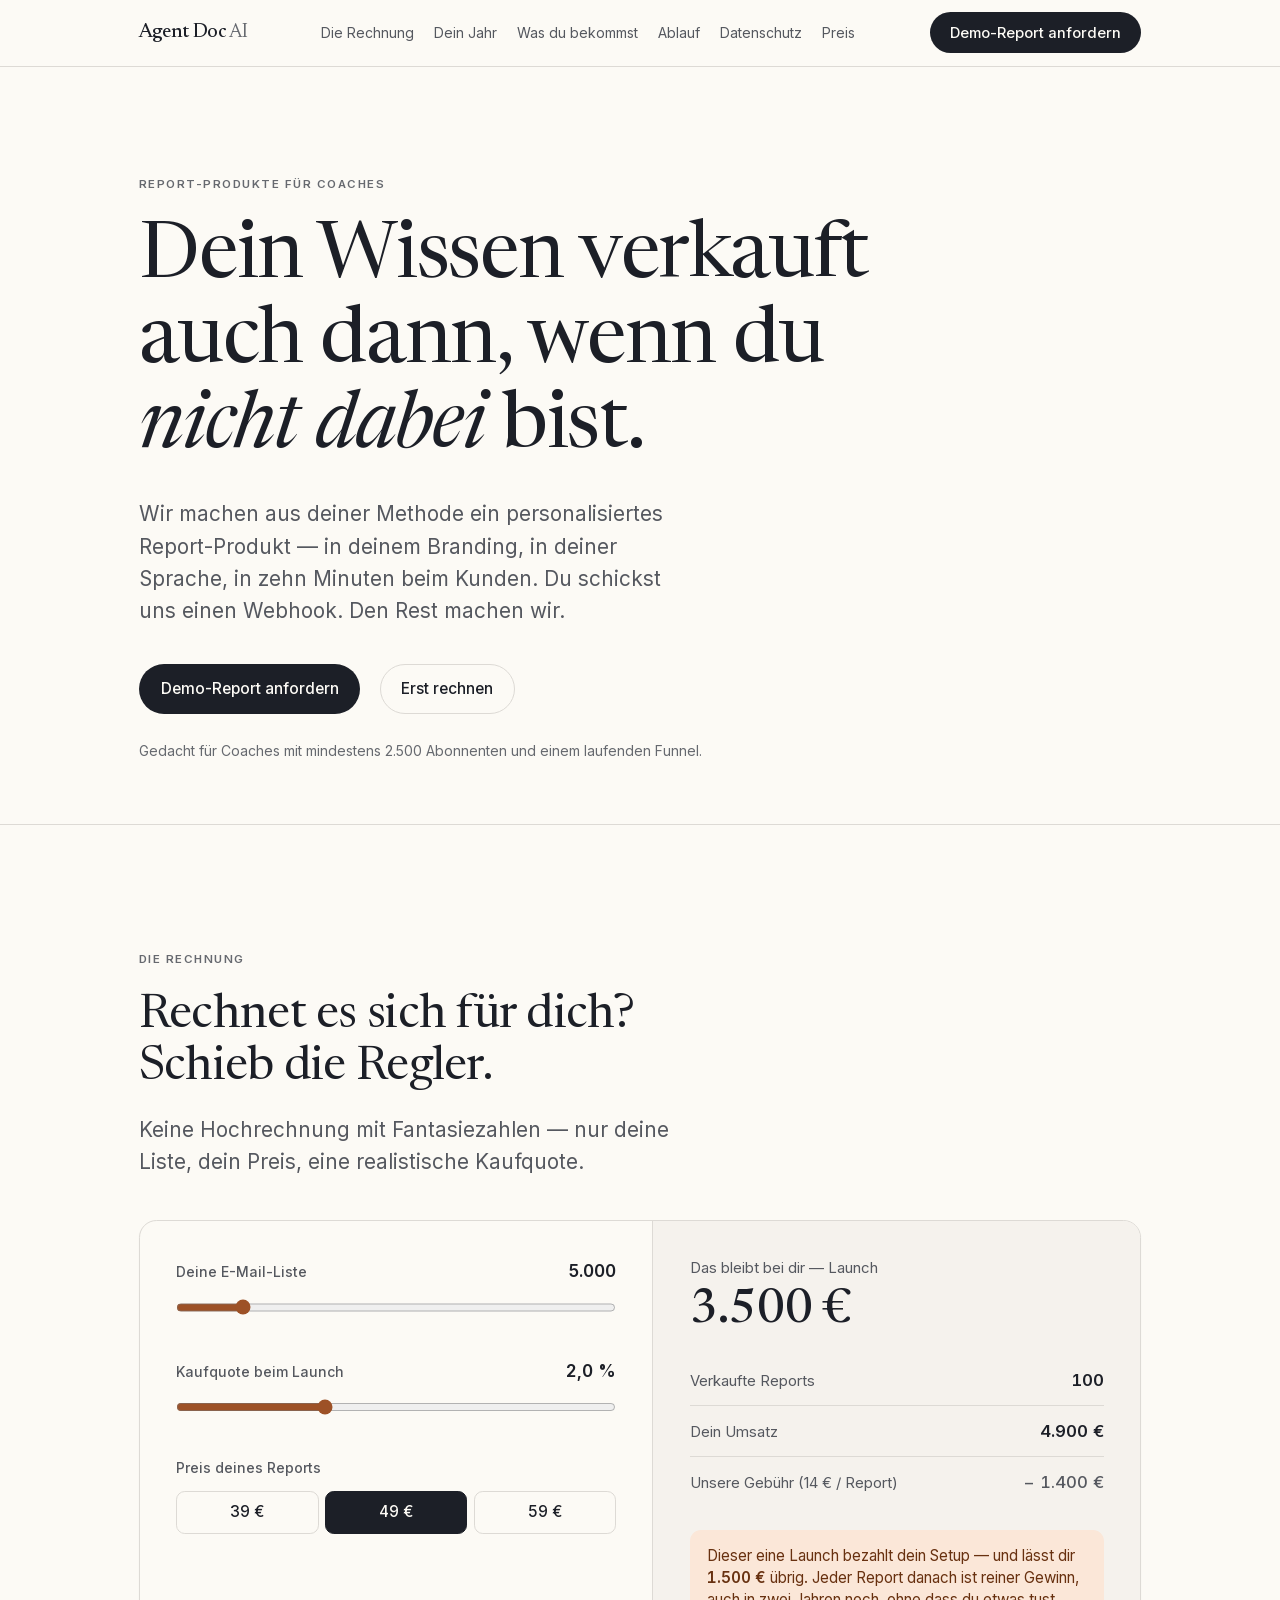
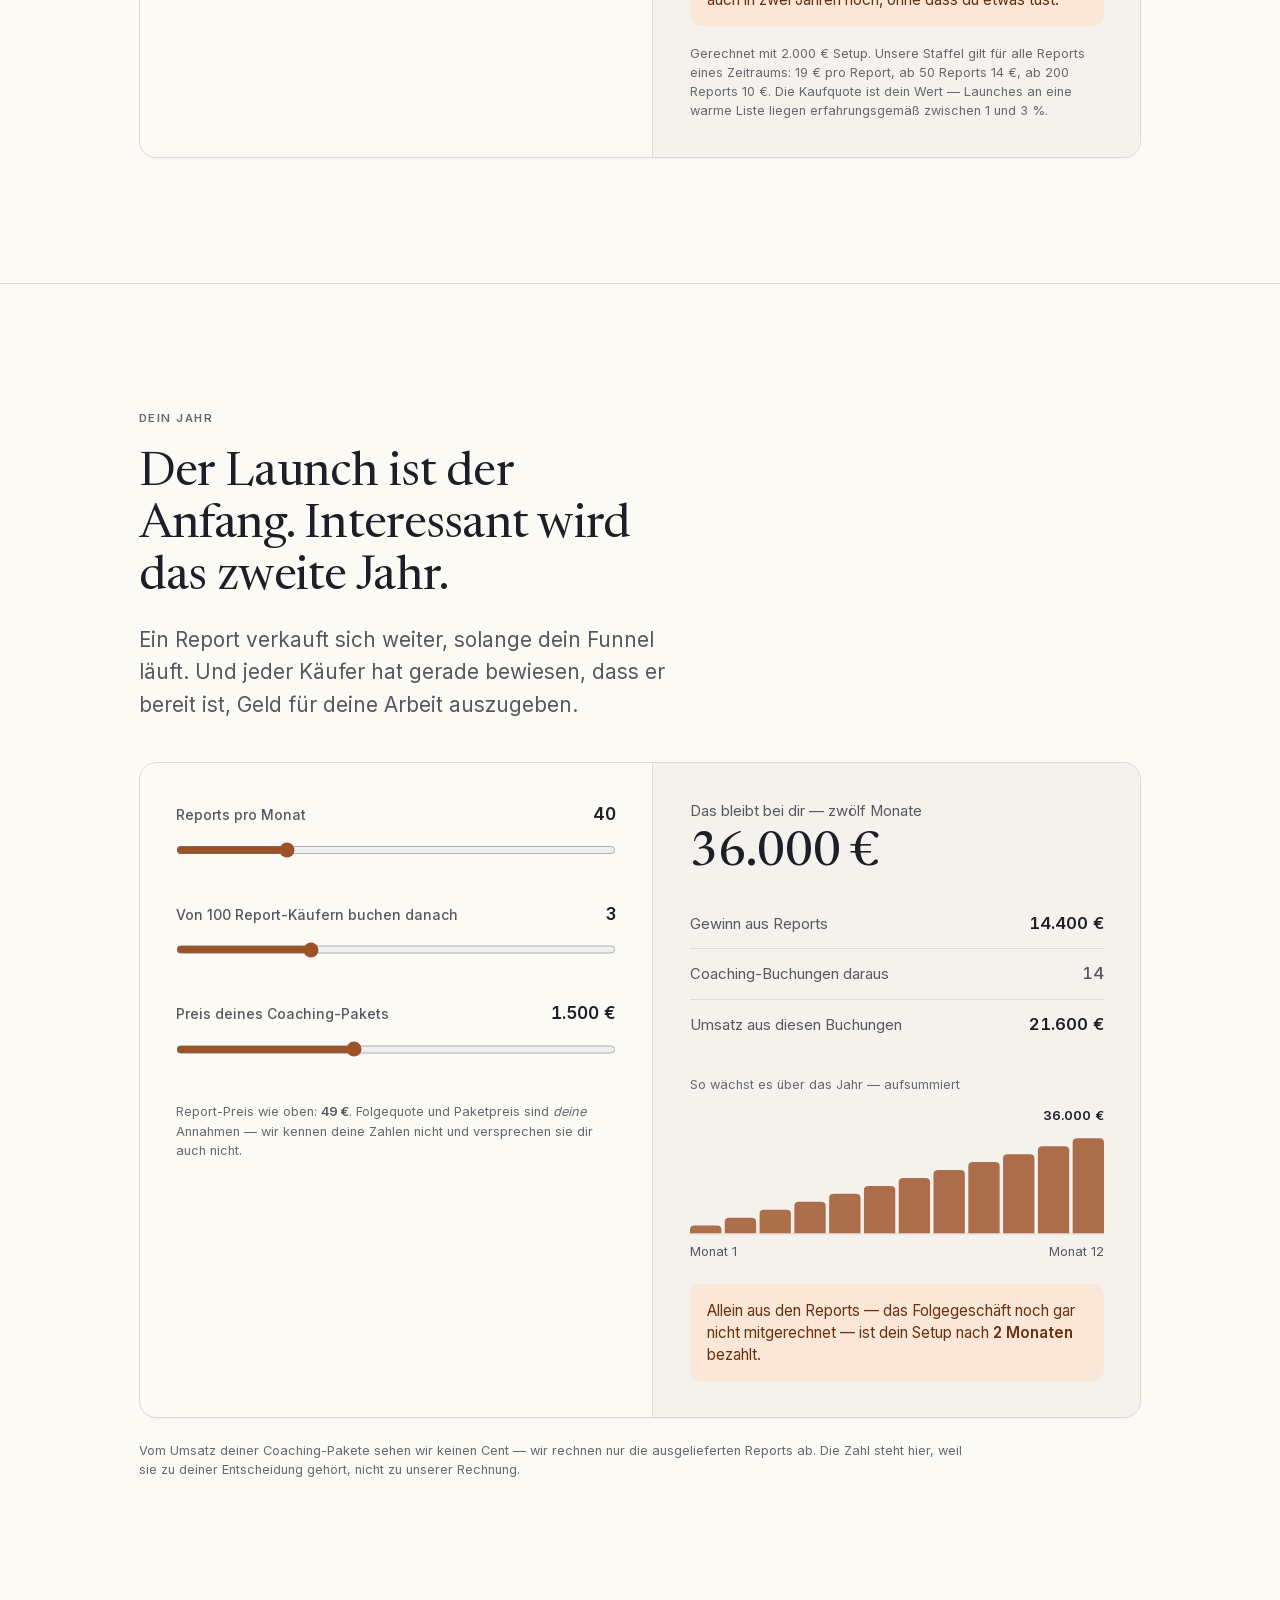
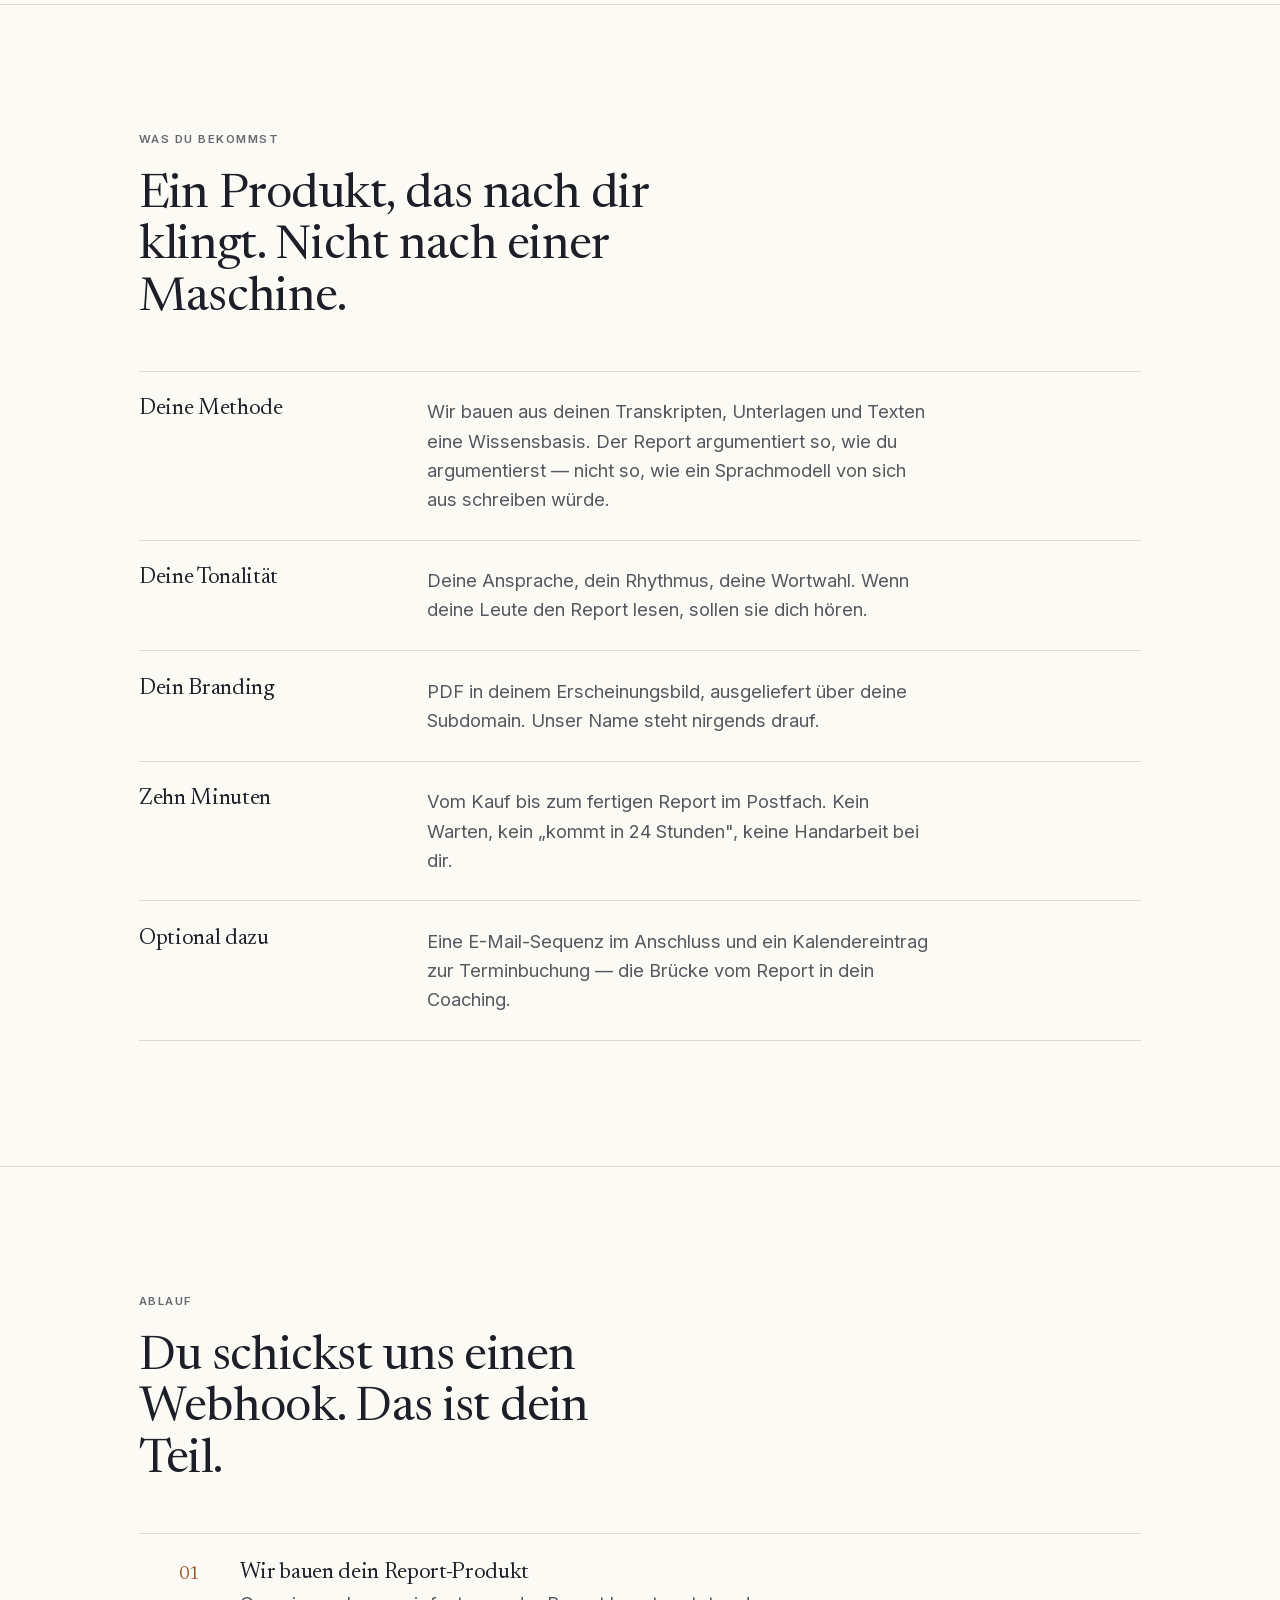
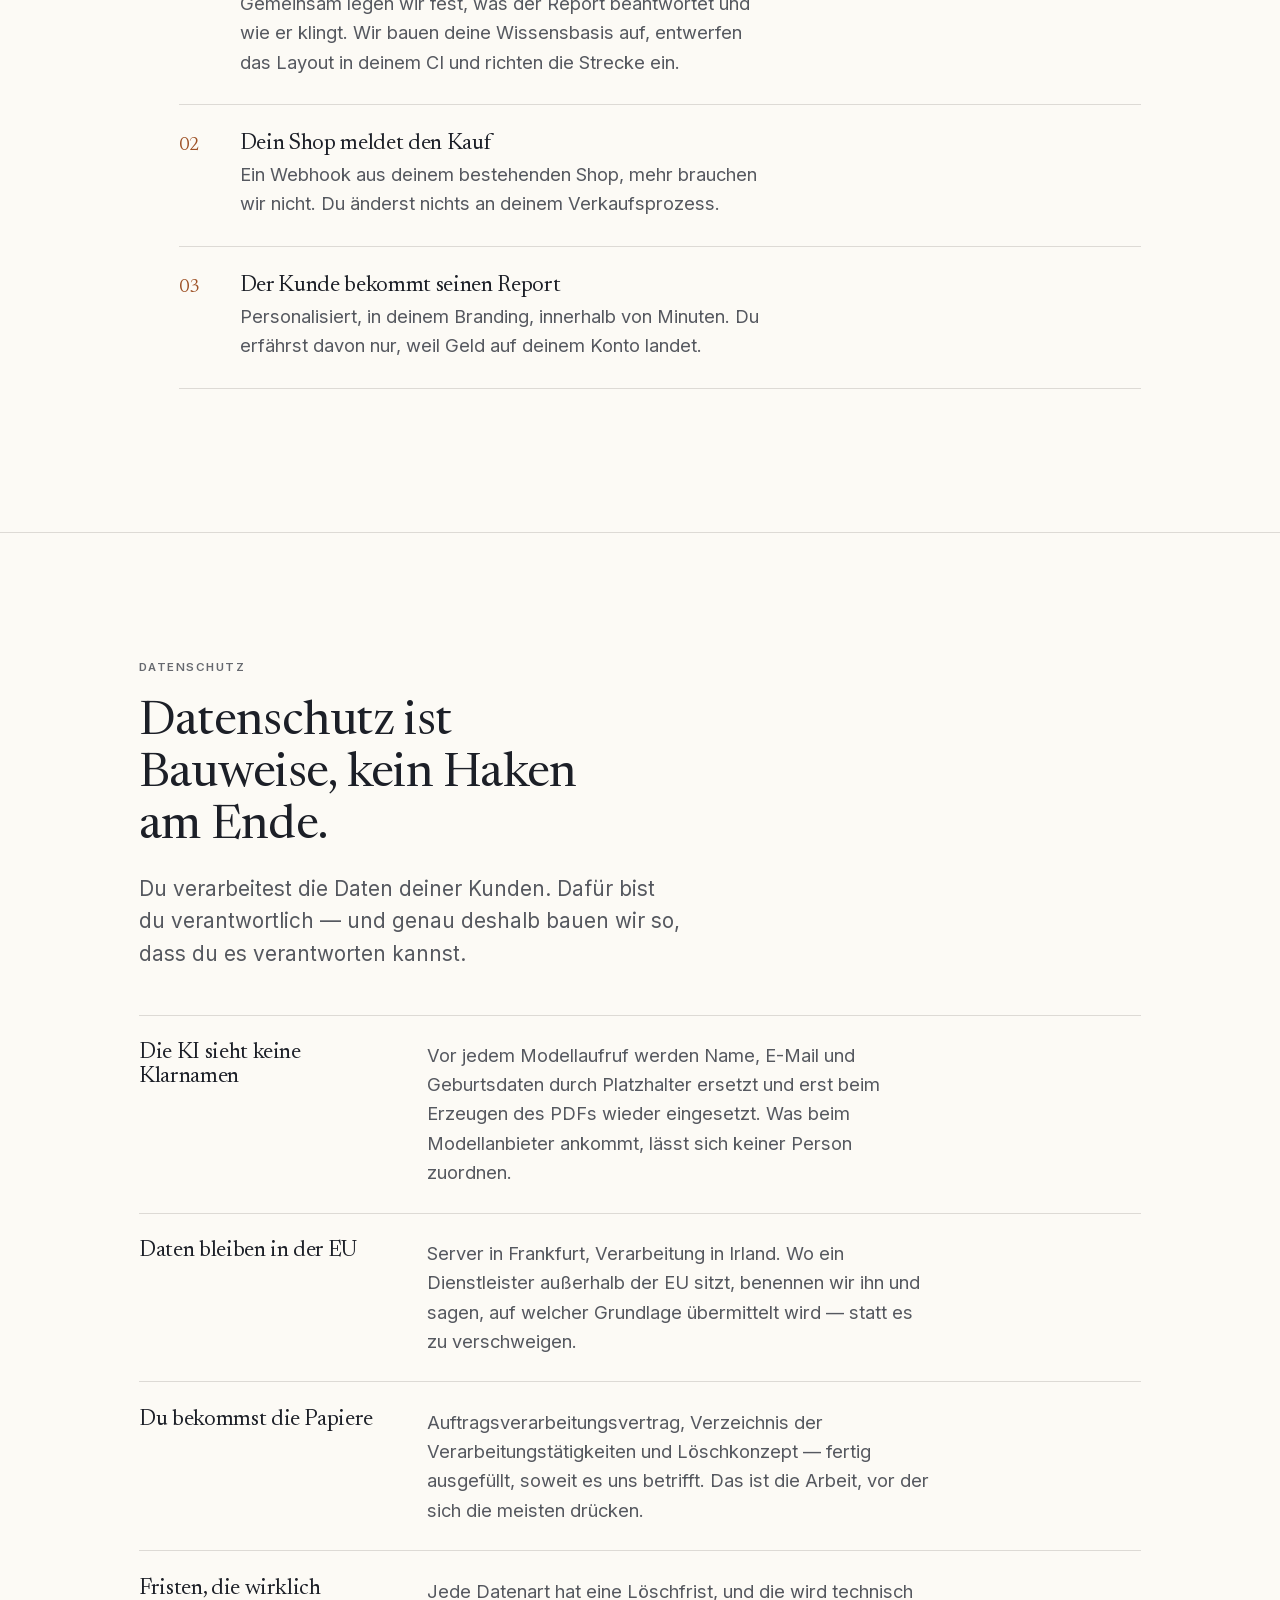
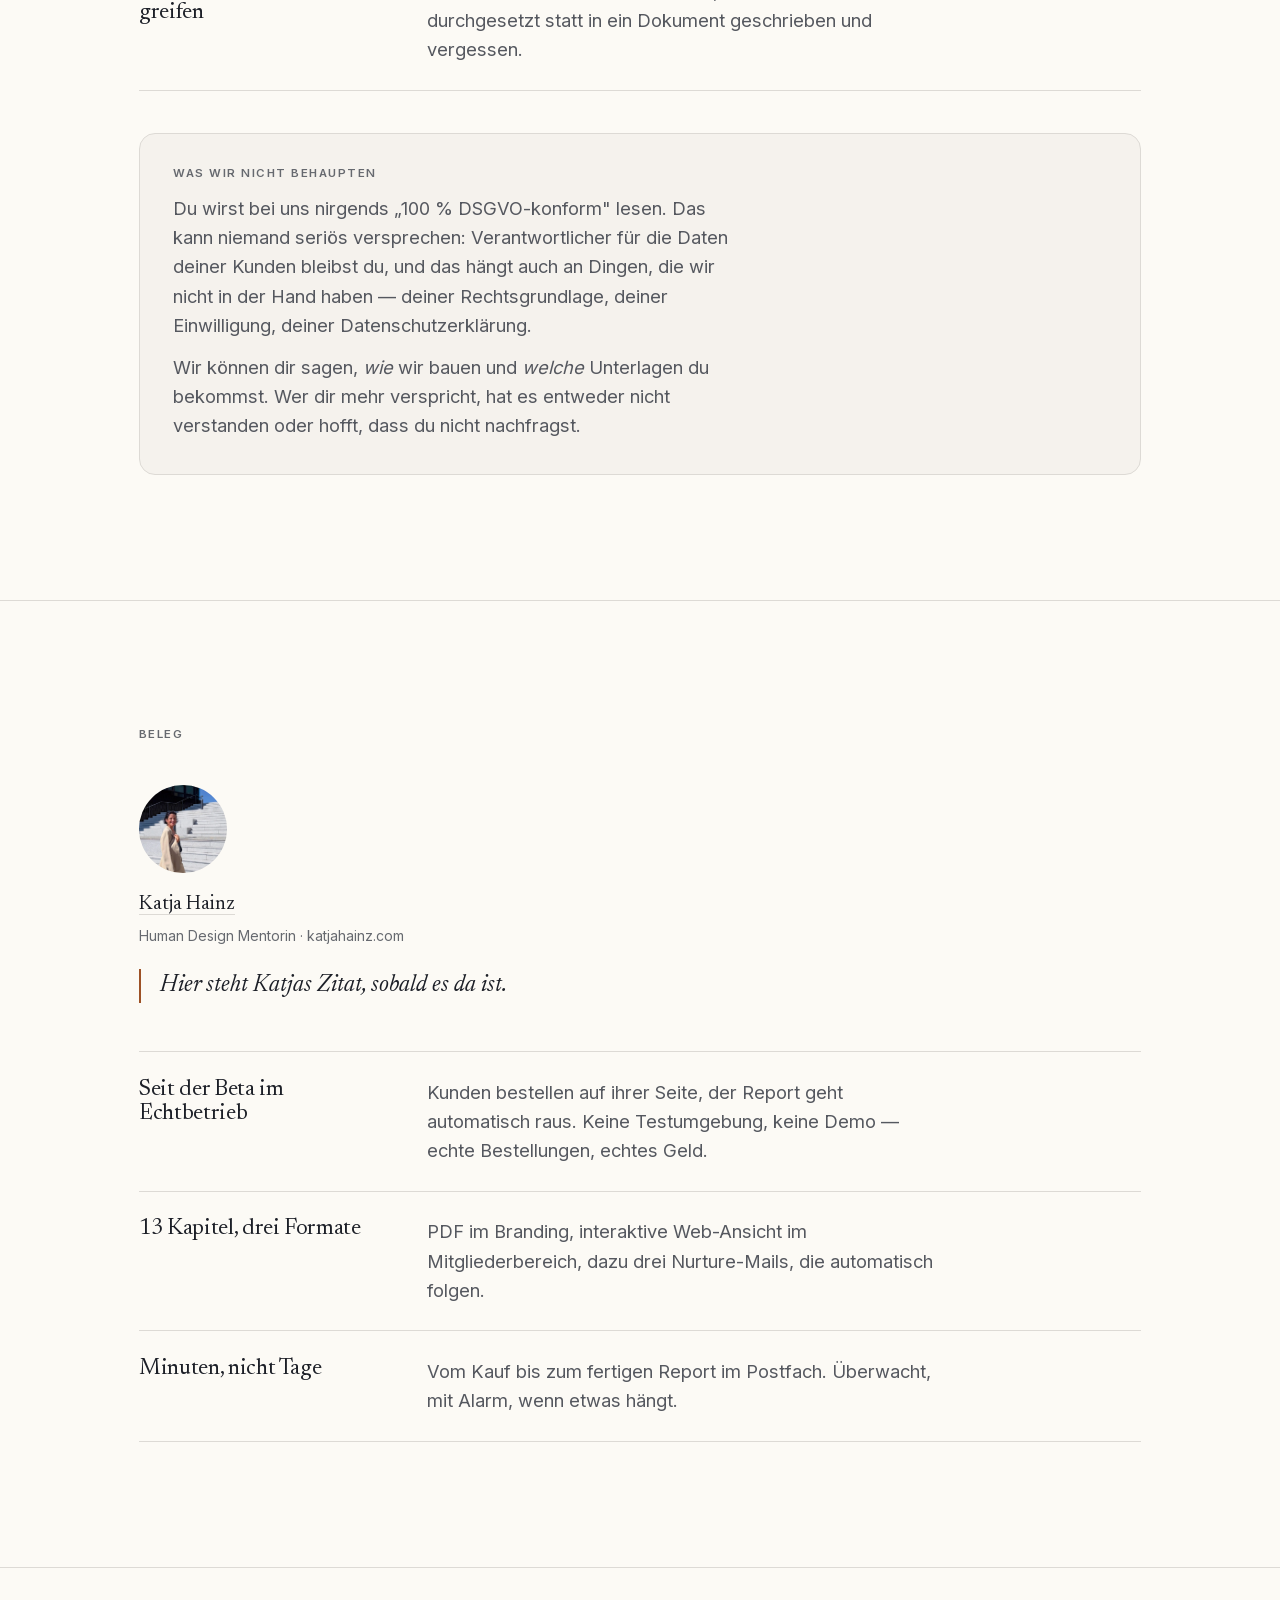
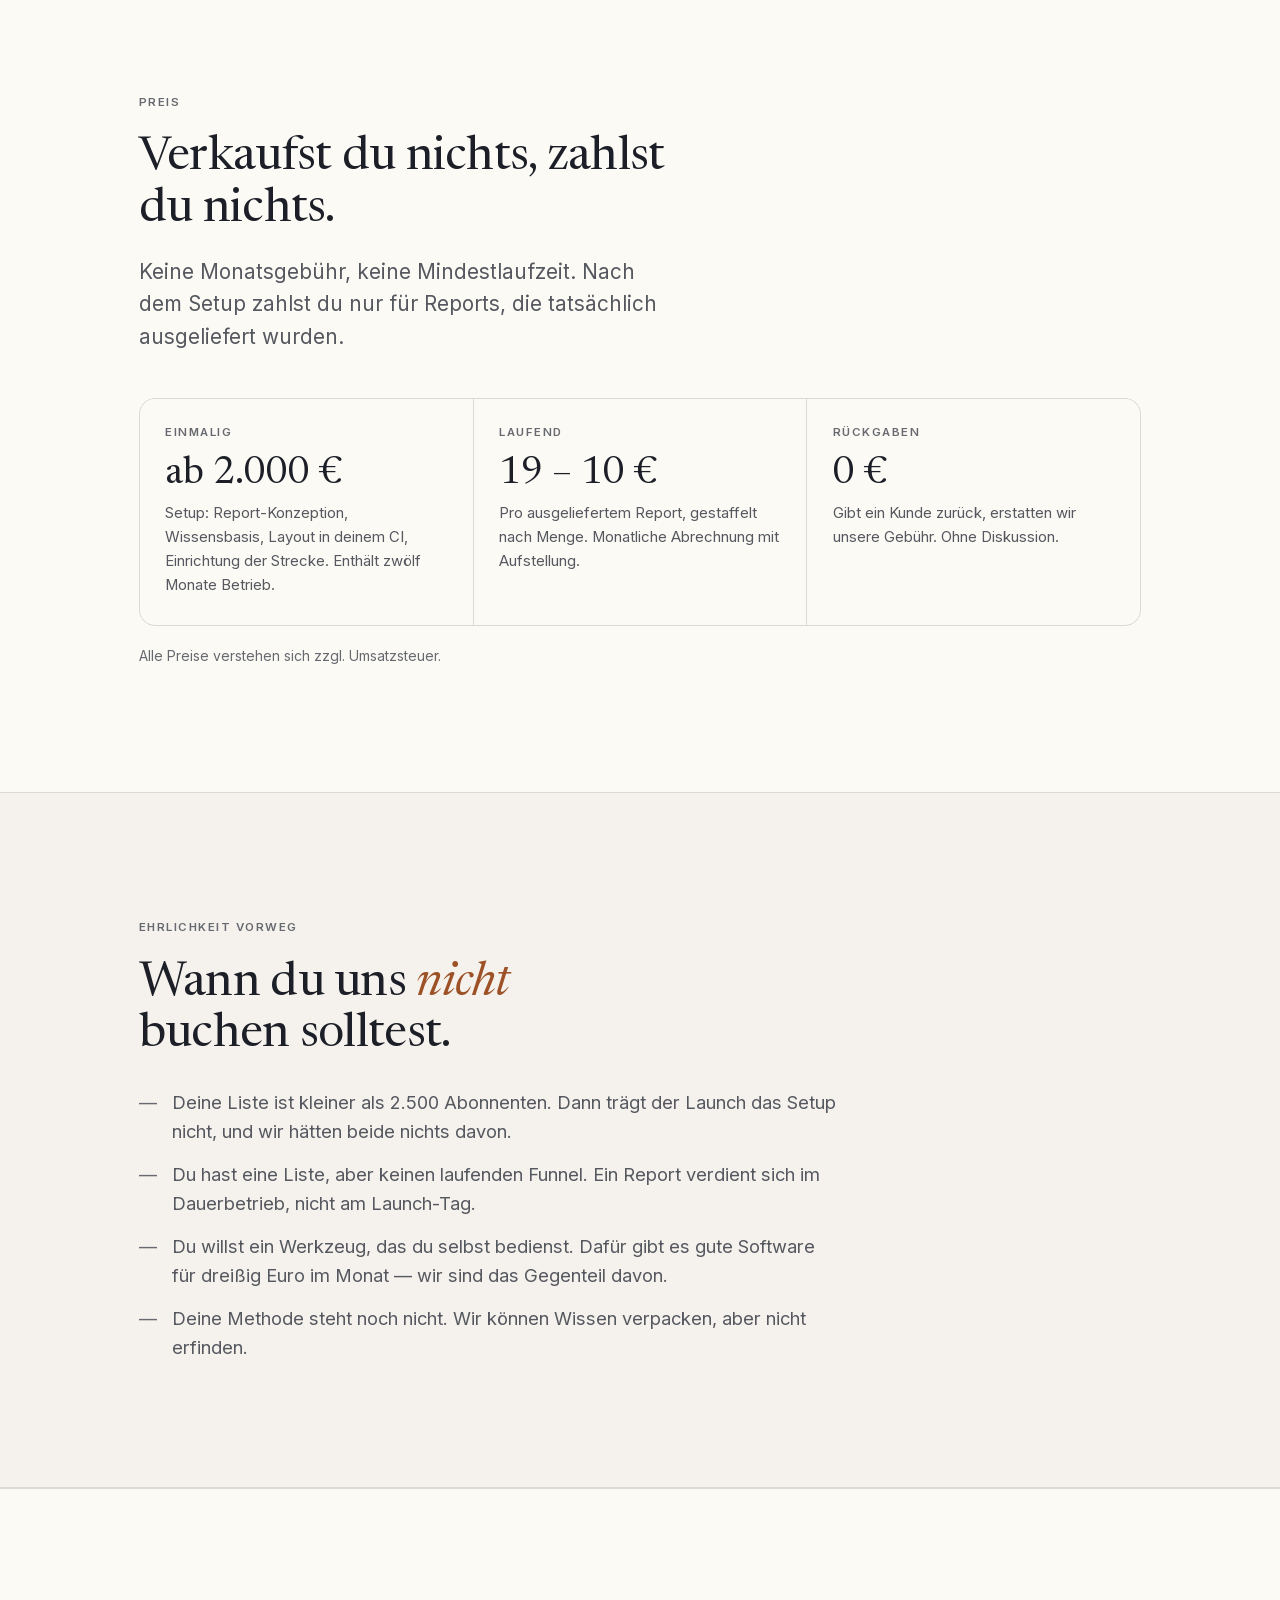
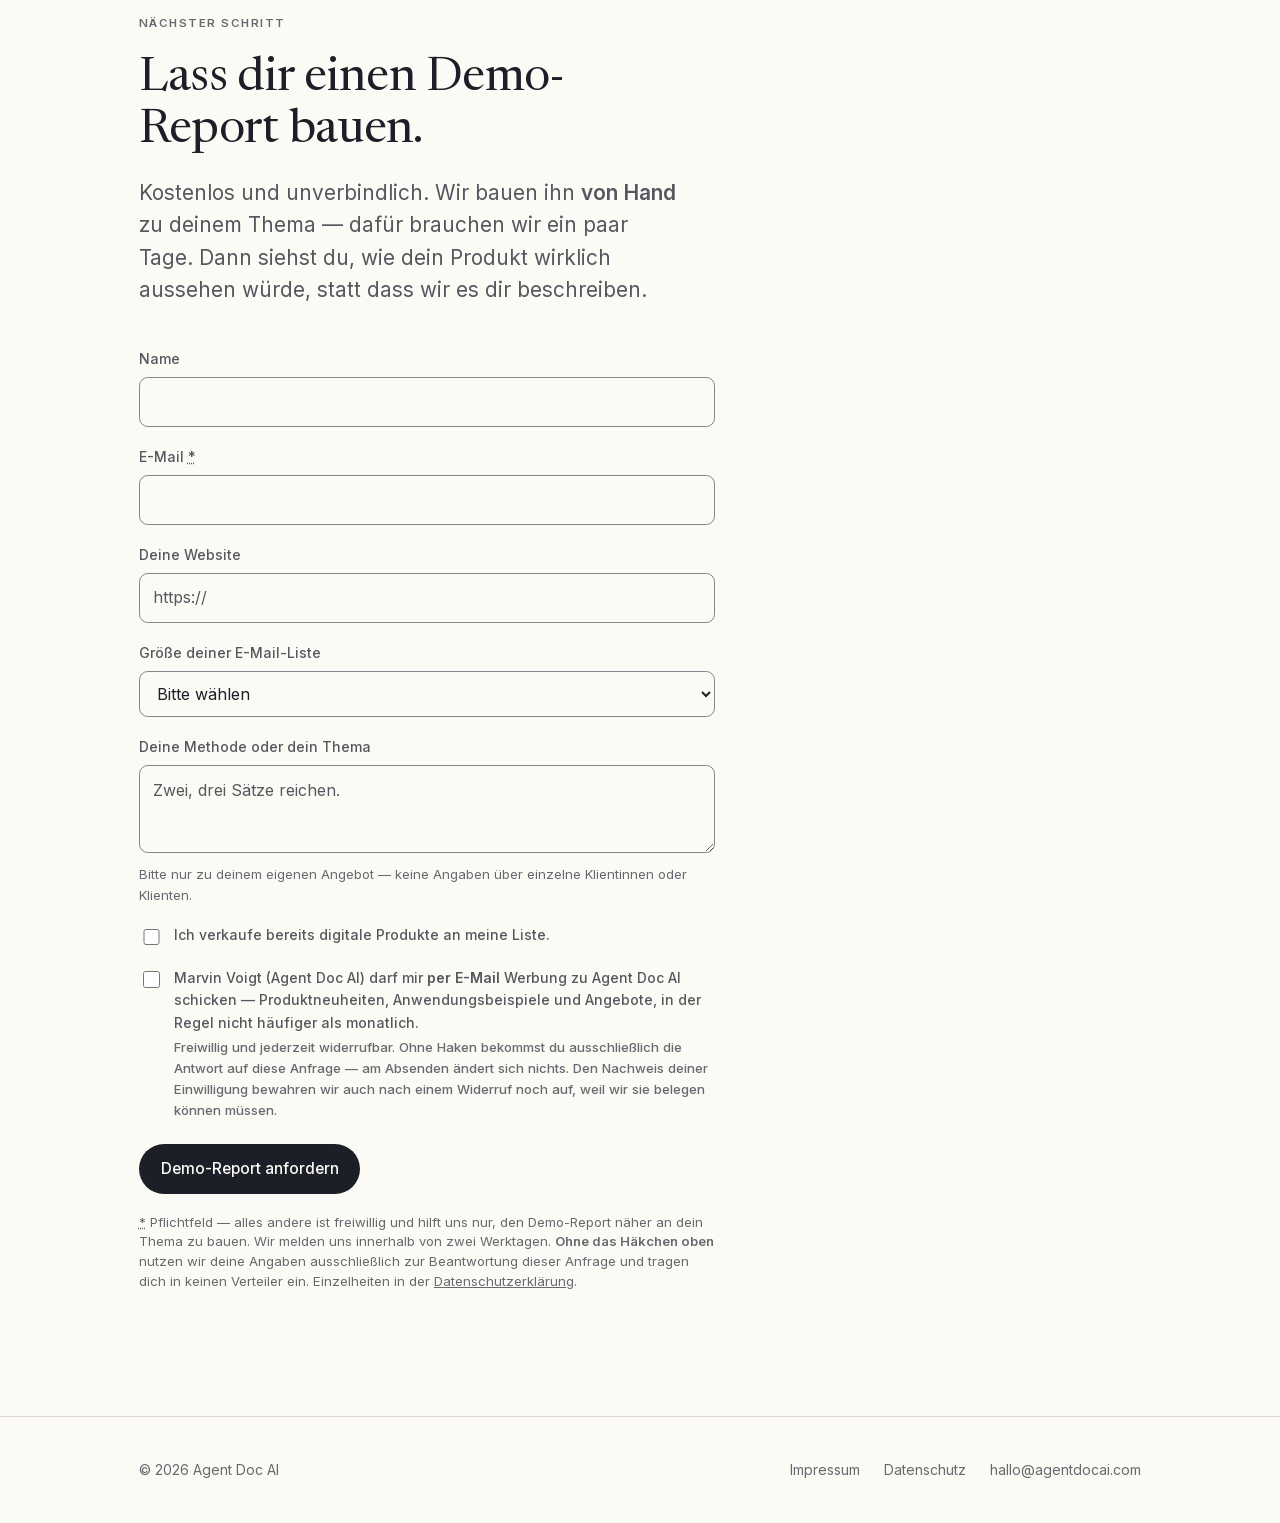
<file: index.html>
<!doctype html>
<html lang="de">
<head>
<meta charset="utf-8">
<meta name="viewport" content="width=device-width, initial-scale=1">
<title>Agent Doc AI — Dein Wissen als Report-Produkt</title>
<meta name="description" content="Wir machen aus der Methode von Coaches ein personalisiertes Report-Produkt: im eigenen Branding, in der eigenen Sprache, vollautomatisch ausgeliefert.">
<link rel="preload" href="fonts/newsreader-normal.woff2" as="font" type="font/woff2" crossorigin>
<link rel="preload" href="fonts/inter-normal.woff2" as="font" type="font/woff2" crossorigin>
<link rel="stylesheet" href="base.css?v=636333a5">
<link rel="stylesheet" href="page.css?v=b0c986d7">
</head>
<body>

<a class="skip-link" href="#top">Zum Inhalt springen</a>

<header class="masthead">
  <div class="wrap masthead__inner">
    <a class="wordmark" href="#top"><b>Agent Doc</b> <span>AI</span></a>
    <nav aria-label="Seitenbereiche">
      <a href="#rechnung">Die Rechnung</a>
      <a href="#dauerbetrieb">Dein Jahr</a>
      <a href="#leistung">Was du bekommst</a>
      <a href="#ablauf">Ablauf</a>
      <a href="#datenschutz">Datenschutz</a>
      <a href="#preis">Preis</a>
    </nav>
    <a class="btn btn--primary" href="#anfordern">Demo-Report anfordern</a>
  </div>
</header>

<main id="top" tabindex="-1">

  <section class="hero">
    <div class="wrap">
      <p class="eyebrow">Report-Produkte für Coaches</p>
      <h1>Dein Wissen verkauft auch dann, wenn du <em>nicht dabei</em> bist.</h1>
      <p class="lead">
        Wir machen aus deiner Methode ein personalisiertes Report-Produkt — in deinem Branding,
        in deiner Sprache, in zehn Minuten beim Kunden. Du schickst uns einen Webhook.
        Den Rest machen wir.
      </p>
      <div class="hero__actions">
        <a class="btn btn--primary" href="#anfordern">Demo-Report anfordern</a>
        <a class="btn btn--ghost" href="#rechnung">Erst rechnen</a>
      </div>
      <p class="hero__note" style="margin-top:1.6rem">
        Gedacht für Coaches mit mindestens 2.500 Abonnenten und einem laufenden Funnel.
      </p>
    </div>
  </section>

  <section id="rechnung" class="rule-top" style="padding-top:clamp(3rem,2rem+3vw,5rem)">
    <div class="wrap">
      <p class="eyebrow">Die Rechnung</p>
      <h2 style="font-size:var(--text-h2);max-width:18ch">Rechnet es sich für dich? Schieb die Regler.</h2>
      <p class="lead measure" style="margin-top:1.2rem;margin-bottom:2.6rem">
        Keine Hochrechnung mit Fantasiezahlen — nur deine Liste, dein Preis, eine realistische Kaufquote.
      </p>

      <div class="calc">
        <div class="calc__grid">
          <div class="calc__inputs">

            <div class="field">
              <div class="field__head">
                <label class="field__label" for="liste">Deine E-Mail-Liste</label>
                <output class="field__value" id="liste-out" aria-live="off" for="liste">5.000</output>
              </div>
              <input type="range" id="liste" min="1000" max="30000" step="500" value="5000">
            </div>

            <div class="field">
              <div class="field__head">
                <label class="field__label" for="quote">Kaufquote beim Launch</label>
                <output class="field__value" id="quote-out" aria-live="off" for="quote">2,0 %</output>
              </div>
              <input type="range" id="quote" min="5" max="50" step="1" value="20">
            </div>

            <div class="field">
              <div class="field__head">
                <span class="field__label">Preis deines Reports</span>
              </div>
              <div class="segmented" role="radiogroup" aria-label="Preis deines Reports">
                <input type="radio" name="preis" id="p39" value="39"><label for="p39">39 €</label>
                <input type="radio" name="preis" id="p49" value="49" checked><label for="p49">49 €</label>
                <input type="radio" name="preis" id="p59" value="59"><label for="p59">59 €</label>
              </div>
            </div>

          </div>

          <div class="calc__out">
            <div class="out__headline">
              <span class="out__key">Das bleibt bei dir — Launch</span>
              <span class="out__val out__val--big" id="netto">3.500 €</span>
            </div>

            <div class="out__row">
              <span class="out__key">Verkaufte Reports</span>
              <span class="out__val" id="stueck">100</span>
            </div>
            <div class="out__row">
              <span class="out__key">Dein Umsatz</span>
              <span class="out__val" id="brutto">4.900 €</span>
            </div>
            <div class="out__row">
              <span class="out__key">Unsere Gebühr <span id="staffel" class="out__val--sub" style="font-weight:400"></span></span>
              <span class="out__val out__val--sub" id="gebuehr">− 1.400 €</span>
            </div>

            <p class="breakeven" id="setupbox"></p>
            <p class="sr-only" id="live-launch" role="status" aria-atomic="true"></p>

            <p class="calc__disclaimer">
              Gerechnet mit 2.000 € Setup. Unsere Staffel gilt für alle Reports eines Zeitraums:
              19 € pro Report, ab 50 Reports 14 €, ab 200 Reports 10 €. Die Kaufquote ist dein
              Wert — Launches an eine warme Liste liegen erfahrungsgemäß zwischen 1 und 3 %.
            </p>
          </div>
        </div>
      </div>
    </div>
  </section>

  <section id="dauerbetrieb" class="rule-top">
    <div class="wrap">
      <p class="eyebrow">Dein Jahr</p>
      <h2 style="font-size:var(--text-h2);max-width:19ch">Der Launch ist der Anfang. Interessant wird das zweite Jahr.</h2>
      <p class="lead measure" style="margin-top:1.2rem;margin-bottom:2.6rem">
        Ein Report verkauft sich weiter, solange dein Funnel läuft. Und jeder Käufer
        hat gerade bewiesen, dass er bereit ist, Geld für deine Arbeit auszugeben.
      </p>

      <div class="calc">
        <div class="calc__grid">
          <div class="calc__inputs">

            <div class="field">
              <div class="field__head">
                <label class="field__label" for="promonat">Reports pro Monat</label>
                <output class="field__value" id="promonat-out" aria-live="off" for="promonat">40</output>
              </div>
              <input type="range" id="promonat" min="5" max="150" step="5" value="40">
            </div>

            <div class="field">
              <div class="field__head">
                <label class="field__label" for="folge">Von 100 Report-Käufern buchen danach</label>
                <output class="field__value" id="folge-out" aria-live="off" for="folge">3</output>
              </div>
              <input type="range" id="folge" min="0" max="10" step="1" value="3">
            </div>

            <div class="field">
              <div class="field__head">
                <label class="field__label" for="paket">Preis deines Coaching-Pakets</label>
                <output class="field__value" id="paket-out" aria-live="off" for="paket">1.500 €</output>
              </div>
              <input type="range" id="paket" min="500" max="3000" step="250" value="1500">
            </div>

            <p class="calc__disclaimer" style="margin-top:.2rem">
              Report-Preis wie oben: <strong id="preis-echo">49 €</strong>.
              Folgequote und Paketpreis sind <em>deine</em> Annahmen — wir kennen deine
              Zahlen nicht und versprechen sie dir auch nicht.
            </p>

          </div>

          <div class="calc__out">
            <div class="out__headline">
              <span class="out__key">Das bleibt bei dir — zwölf Monate</span>
              <span class="out__val out__val--big" id="jahr">36.000 €</span>
            </div>

            <div class="out__row">
              <span class="out__key">Gewinn aus Reports</span>
              <span class="out__val" id="j-reports">14.400 €</span>
            </div>
            <div class="out__row">
              <span class="out__key">Coaching-Buchungen daraus</span>
              <span class="out__val out__val--sub" id="j-buchungen">14</span>
            </div>
            <div class="out__row">
              <span class="out__key">Umsatz aus diesen Buchungen</span>
              <span class="out__val" id="j-coaching">21.600 €</span>
            </div>

            <figure class="chart">
              <figcaption>So wächst es über das Jahr — aufsummiert</figcaption>
              <p class="chart__peak" id="chart-peak" aria-hidden="true">36.000 €</p>
              <svg id="stack" viewBox="0 0 360 102" role="img" focusable="false" preserveAspectRatio="none">
                <g id="stack-bars"></g>
                <line class="chart__base" x1="0" y1="100.5" x2="360" y2="100.5"></line>
              </svg>
              <p class="chart__axis" aria-hidden="true"><span>Monat 1</span><span>Monat 12</span></p>
            </figure>

            <p class="breakeven" id="jahrbox"></p>
            <p class="sr-only" id="live-jahr" role="status" aria-atomic="true"></p>
          </div>
        </div>
      </div>

      <p class="calc__disclaimer" style="margin-top:1.4rem;max-width:52rem">
        Vom Umsatz deiner Coaching-Pakete sehen wir keinen Cent — wir rechnen nur
        die ausgelieferten Reports ab. Die Zahl steht hier, weil sie zu deiner
        Entscheidung gehört, nicht zu unserer Rechnung.
      </p>
    </div>
  </section>

  <section id="leistung" class="rule-top">
    <div class="wrap">
      <p class="eyebrow">Was du bekommst</p>
      <h2 style="font-size:var(--text-h2);max-width:20ch">Ein Produkt, das nach dir klingt. Nicht nach einer Maschine.</h2>

      <div class="deliver">
        <div class="deliver__item">
          <h3>Deine Methode</h3>
          <p>Wir bauen aus deinen Transkripten, Unterlagen und Texten eine Wissensbasis. Der Report argumentiert so, wie du argumentierst — nicht so, wie ein Sprachmodell von sich aus schreiben würde.</p>
        </div>
        <div class="deliver__item">
          <h3>Deine Tonalität</h3>
          <p>Deine Ansprache, dein Rhythmus, deine Wortwahl. Wenn deine Leute den Report lesen, sollen sie dich hören.</p>
        </div>
        <div class="deliver__item">
          <h3>Dein Branding</h3>
          <p>PDF in deinem Erscheinungsbild, ausgeliefert über deine Subdomain. Unser Name steht nirgends drauf.</p>
        </div>
        <div class="deliver__item">
          <h3>Zehn Minuten</h3>
          <p>Vom Kauf bis zum fertigen Report im Postfach. Kein Warten, kein „kommt in 24 Stunden", keine Handarbeit bei dir.</p>
        </div>
        <div class="deliver__item">
          <h3>Optional dazu</h3>
          <p>Eine E-Mail-Sequenz im Anschluss und ein Kalendereintrag zur Terminbuchung — die Brücke vom Report in dein Coaching.</p>
        </div>
      </div>
    </div>
  </section>

  <section id="ablauf" class="rule-top">
    <div class="wrap">
      <p class="eyebrow">Ablauf</p>
      <h2 style="font-size:var(--text-h2);max-width:17ch">Du schickst uns einen Webhook. Das ist dein Teil.</h2>

      <ol class="steps" role="list">
        <li>
          <div>
            <h3>Wir bauen dein Report-Produkt</h3>
            <p>Gemeinsam legen wir fest, was der Report beantwortet und wie er klingt. Wir bauen deine Wissensbasis auf, entwerfen das Layout in deinem CI und richten die Strecke ein.</p>
          </div>
        </li>
        <li>
          <div>
            <h3>Dein Shop meldet den Kauf</h3>
            <p>Ein Webhook aus deinem bestehenden Shop, mehr brauchen wir nicht. Du änderst nichts an deinem Verkaufsprozess.</p>
          </div>
        </li>
        <li>
          <div>
            <h3>Der Kunde bekommt seinen Report</h3>
            <p>Personalisiert, in deinem Branding, innerhalb von Minuten. Du erfährst davon nur, weil Geld auf deinem Konto landet.</p>
          </div>
        </li>
      </ol>
    </div>
  </section>

  <section id="datenschutz" class="rule-top">
    <div class="wrap">
      <p class="eyebrow">Datenschutz</p>
      <h2 style="font-size:var(--text-h2);max-width:18ch">Datenschutz ist Bauweise, kein Haken am Ende.</h2>
      <p class="lead measure" style="margin-top:1.2rem">
        Du verarbeitest die Daten deiner Kunden. Dafür bist du verantwortlich — und genau
        deshalb bauen wir so, dass du es verantworten kannst.
      </p>

      <div class="deliver">
        <div class="deliver__item">
          <h3>Die KI sieht keine Klarnamen</h3>
          <p>Vor jedem Modellaufruf werden Name, E-Mail und Geburtsdaten durch Platzhalter
            ersetzt und erst beim Erzeugen des PDFs wieder eingesetzt. Was beim Modellanbieter
            ankommt, lässt sich keiner Person zuordnen.</p>
        </div>
        <div class="deliver__item">
          <h3>Daten bleiben in der EU</h3>
          <p>Server in Frankfurt, Verarbeitung in Irland. Wo ein Dienstleister außerhalb der EU
            sitzt, benennen wir ihn und sagen, auf welcher Grundlage übermittelt wird — statt
            es zu verschweigen.</p>
        </div>
        <div class="deliver__item">
          <h3>Du bekommst die Papiere</h3>
          <p>Auftragsverarbeitungsvertrag, Verzeichnis der Verarbeitungstätigkeiten und
            Löschkonzept — fertig ausgefüllt, soweit es uns betrifft. Das ist die Arbeit, vor
            der sich die meisten drücken.</p>
        </div>
        <div class="deliver__item">
          <h3>Fristen, die wirklich greifen</h3>
          <p>Jede Datenart hat eine Löschfrist, und die wird technisch durchgesetzt statt in
            ein Dokument geschrieben und vergessen.</p>
        </div>
      </div>

      <div class="placeholder" style="border-style:solid;border-color:var(--rule);background:var(--paper-sunk)">
        <h3 style="color:var(--ink-faint)">Was wir nicht behaupten</h3>
        <p>
          Du wirst bei uns nirgends „100 % DSGVO-konform" lesen. Das kann niemand seriös
          versprechen: Verantwortlicher für die Daten deiner Kunden bleibst du, und das hängt
          auch an Dingen, die wir nicht in der Hand haben — deiner Rechtsgrundlage, deiner
          Einwilligung, deiner Datenschutzerklärung.
        </p>
        <p>
          Wir können dir sagen, <em>wie</em> wir bauen und <em>welche</em> Unterlagen du
          bekommst. Wer dir mehr verspricht, hat es entweder nicht verstanden oder hofft,
          dass du nicht nachfragst.
        </p>
      </div>
    </div>
  </section>

  <section id="beleg" class="rule-top" style="padding-block:clamp(3rem,2rem+3vw,5rem)">
    <div class="wrap">
      <p class="eyebrow">Beleg</p>

      <figure class="stimme">
        <img class="stimme__bild" src="bilder/katja-hainz.webp" width="768" height="1024"
             loading="lazy" decoding="async"
             alt="Katja Hainz, Human Design Mentorin">
        <figcaption class="stimme__wer">
          <a href="https://katjahainz.com" rel="noopener">Katja Hainz</a>
          <span>Human Design Mentorin · katjahainz.com</span>
        </figcaption>
        <blockquote class="stimme__zitat">
          <!-- PLATZHALTER: Katjas Zitat steht noch aus. Erst ersetzen, dann live. -->
          <p><em>Hier steht Katjas Zitat, sobald es da ist.</em></p>
        </blockquote>
      </figure>

      <div class="deliver" style="margin-top:3rem">
        <div class="deliver__item">
          <h3>Seit der Beta im Echtbetrieb</h3>
          <p>Kunden bestellen auf ihrer Seite, der Report geht automatisch raus. Keine
            Testumgebung, keine Demo — echte Bestellungen, echtes Geld.</p>
        </div>
        <div class="deliver__item">
          <h3>13 Kapitel, drei Formate</h3>
          <p>PDF im Branding, interaktive Web-Ansicht im Mitgliederbereich, dazu drei
            Nurture-Mails, die automatisch folgen.</p>
        </div>
        <div class="deliver__item">
          <h3>Minuten, nicht Tage</h3>
          <p>Vom Kauf bis zum fertigen Report im Postfach. Überwacht, mit Alarm, wenn etwas
            hängt.</p>
        </div>
      </div>

      <!-- VOR DEM LIVEGANG KLÄREN: Nutzungsrechte am Porträt. Die Zusage, als Referenz
           genannt zu werden, ist keine Lizenz am Foto — die liegt meist beim Fotografen.
           Katja um die Originaldatei und die schriftliche Freigabe bitten. -->
    </div>
  </section>

  <section id="preis" class="rule-top">
    <div class="wrap">
      <p class="eyebrow">Preis</p>
      <h2 style="font-size:var(--text-h2);max-width:20ch">Verkaufst du nichts, zahlst du nichts.</h2>
      <p class="lead measure" style="margin-top:1.2rem">
        Keine Monatsgebühr, keine Mindestlaufzeit. Nach dem Setup zahlst du nur für Reports,
        die tatsächlich ausgeliefert wurden.
      </p>

      <div class="price">
        <div class="price__cell">
          <h3>Einmalig</h3>
          <span class="price__amount">ab 2.000 €</span>
          <p>Setup: Report-Konzeption, Wissensbasis, Layout in deinem CI, Einrichtung der Strecke. Enthält zwölf Monate Betrieb.</p>
        </div>
        <div class="price__cell">
          <h3>Laufend</h3>
          <span class="price__amount">19 – 10 €</span>
          <p>Pro ausgeliefertem Report, gestaffelt nach Menge. Monatliche Abrechnung mit Aufstellung.</p>
        </div>
        <div class="price__cell">
          <h3>Rückgaben</h3>
          <span class="price__amount">0 €</span>
          <p>Gibt ein Kunde zurück, erstatten wir unsere Gebühr. Ohne Diskussion.</p>
        </div>
      </div>
      <p class="hero__note" style="margin-top:1.2rem">Alle Preise verstehen sich zzgl. Umsatzsteuer.</p>
    </div>
  </section>

  <section class="notfor">
    <div class="wrap">
      <p class="eyebrow">Ehrlichkeit vorweg</p>
      <h2 style="font-size:var(--text-h2);max-width:16ch">Wann du uns <em class="mark">nicht</em> buchen solltest.</h2>
      <ul role="list">
        <li>Deine Liste ist kleiner als 2.500 Abonnenten. Dann trägt der Launch das Setup nicht, und wir hätten beide nichts davon.</li>
        <li>Du hast eine Liste, aber keinen laufenden Funnel. Ein Report verdient sich im Dauerbetrieb, nicht am Launch-Tag.</li>
        <li>Du willst ein Werkzeug, das du selbst bedienst. Dafür gibt es gute Software für dreißig Euro im Monat — wir sind das Gegenteil davon.</li>
        <li>Deine Methode steht noch nicht. Wir können Wissen verpacken, aber nicht erfinden.</li>
      </ul>
    </div>
  </section>

  <section id="anfordern" class="rule-top">
    <div class="wrap">
      <p class="eyebrow">Nächster Schritt</p>
      <h2 style="font-size:var(--text-h2);max-width:18ch">Lass dir einen Demo-Report bauen.</h2>
      <p class="lead measure" style="margin-top:1.2rem">
        Kostenlos und unverbindlich. Wir bauen ihn <strong>von Hand</strong> zu deinem Thema —
        dafür brauchen wir ein paar Tage. Dann siehst du, wie dein Produkt wirklich aussehen
        würde, statt dass wir es dir beschreiben.
      </p>

      <form class="form" id="demo-form" novalidate>
        <div class="form__row">
          <label for="f-name">Name</label>
          <input type="text" id="f-name" name="name" autocomplete="name">
        </div>
        <div class="form__row">
          <label for="f-mail">E-Mail <abbr title="Pflichtfeld" aria-label="Pflichtfeld">*</abbr></label>
          <input type="email" id="f-mail" name="email" autocomplete="email" required aria-required="true" aria-describedby="f-mail-err">
          <p class="form__error" id="f-mail-err"></p>
        </div>
        <div class="form__row">
          <label for="f-site">Deine Website</label>
          <input type="url" id="f-site" name="website" placeholder="https://" autocomplete="url" aria-describedby="f-site-err">
          <p class="form__error" id="f-site-err"></p>
        </div>
        <div class="form__row">
          <label for="f-liste">Größe deiner E-Mail-Liste</label>
          <select id="f-liste" name="liste">
            <option value="">Bitte wählen</option>
            <option>unter 2.500</option>
            <option>2.500 – 5.000</option>
            <option>5.000 – 15.000</option>
            <option>über 15.000</option>
          </select>
        </div>
        <div class="form__row">
          <label for="f-thema">Deine Methode oder dein Thema</label>
          <textarea id="f-thema" name="thema" placeholder="Zwei, drei Sätze reichen."
                    aria-describedby="f-thema-hinweis"></textarea>
          <p class="form__hint" id="f-thema-hinweis">Bitte nur zu deinem eigenen Angebot —
            keine Angaben über einzelne Klientinnen oder Klienten.</p>
        </div>
        <label class="form__check">
          <input type="checkbox" name="verkauft" value="ja">
          <span>Ich verkaufe bereits digitale Produkte an meine Liste.</span>
        </label>
        <label class="form__check">
          <input type="checkbox" name="werbung" value="ja">
          <span>Marvin Voigt (Agent Doc AI) darf mir <strong>per E-Mail</strong> Werbung zu
            Agent Doc AI schicken — Produktneuheiten, Anwendungsbeispiele und Angebote,
            in der Regel nicht häufiger als monatlich.
            <span class="form__hint">Freiwillig und jederzeit widerrufbar. Ohne Haken bekommst
            du ausschließlich die Antwort auf diese Anfrage — am Absenden ändert sich nichts.
            Den Nachweis deiner Einwilligung bewahren wir auch nach einem Widerruf noch auf,
            weil wir sie belegen können müssen.</span>
          </span>
        </label>
        <div class="form__trap" aria-hidden="true">
          <label for="f-firma">Firma</label>
          <input type="text" id="f-firma" name="firma" tabindex="-1" autocomplete="off">
        </div>
        <p class="form__error" id="form-err" role="alert"></p>
        <button class="btn btn--primary" type="submit">Demo-Report anfordern</button>
        <p class="form__note">
          <abbr title="Pflichtfeld">*</abbr> Pflichtfeld — alles andere ist freiwillig und hilft
          uns nur, den Demo-Report näher an dein Thema zu bauen. Wir melden uns innerhalb von
          zwei Werktagen. <strong>Ohne das Häkchen oben</strong> nutzen wir deine Angaben
          ausschließlich zur Beantwortung dieser Anfrage und tragen dich in keinen Verteiler
          ein. Einzelheiten in der
          <a href="datenschutz.html">Datenschutzerklärung</a>.
        </p>
      </form>

      <div class="sent" id="sent" tabindex="-1" role="group"
           aria-labelledby="sent-title" aria-describedby="sent-text">
        <h3 id="sent-title">Angekommen.</h3>
        <p id="sent-text">Wir melden uns innerhalb von zwei Werktagen bei dir — mit Rückfragen oder direkt mit dem Demo-Report.</p>
      </div>
    </div>
  </section>

</main>

<footer class="foot">
  <div class="wrap foot__inner">
    <p>© 2026 Agent Doc AI</p>
    <nav aria-label="Rechtliches">
      <a href="impressum.html">Impressum</a>
      <a href="datenschutz.html">Datenschutz</a>
      <a href="mailto:hallo@agentdocai.com">hallo@agentdocai.com</a>
    </nav>
  </div>
</footer>

<script src="app.js?v=3d04bc13" defer></script>

</body>
</html>
</file>
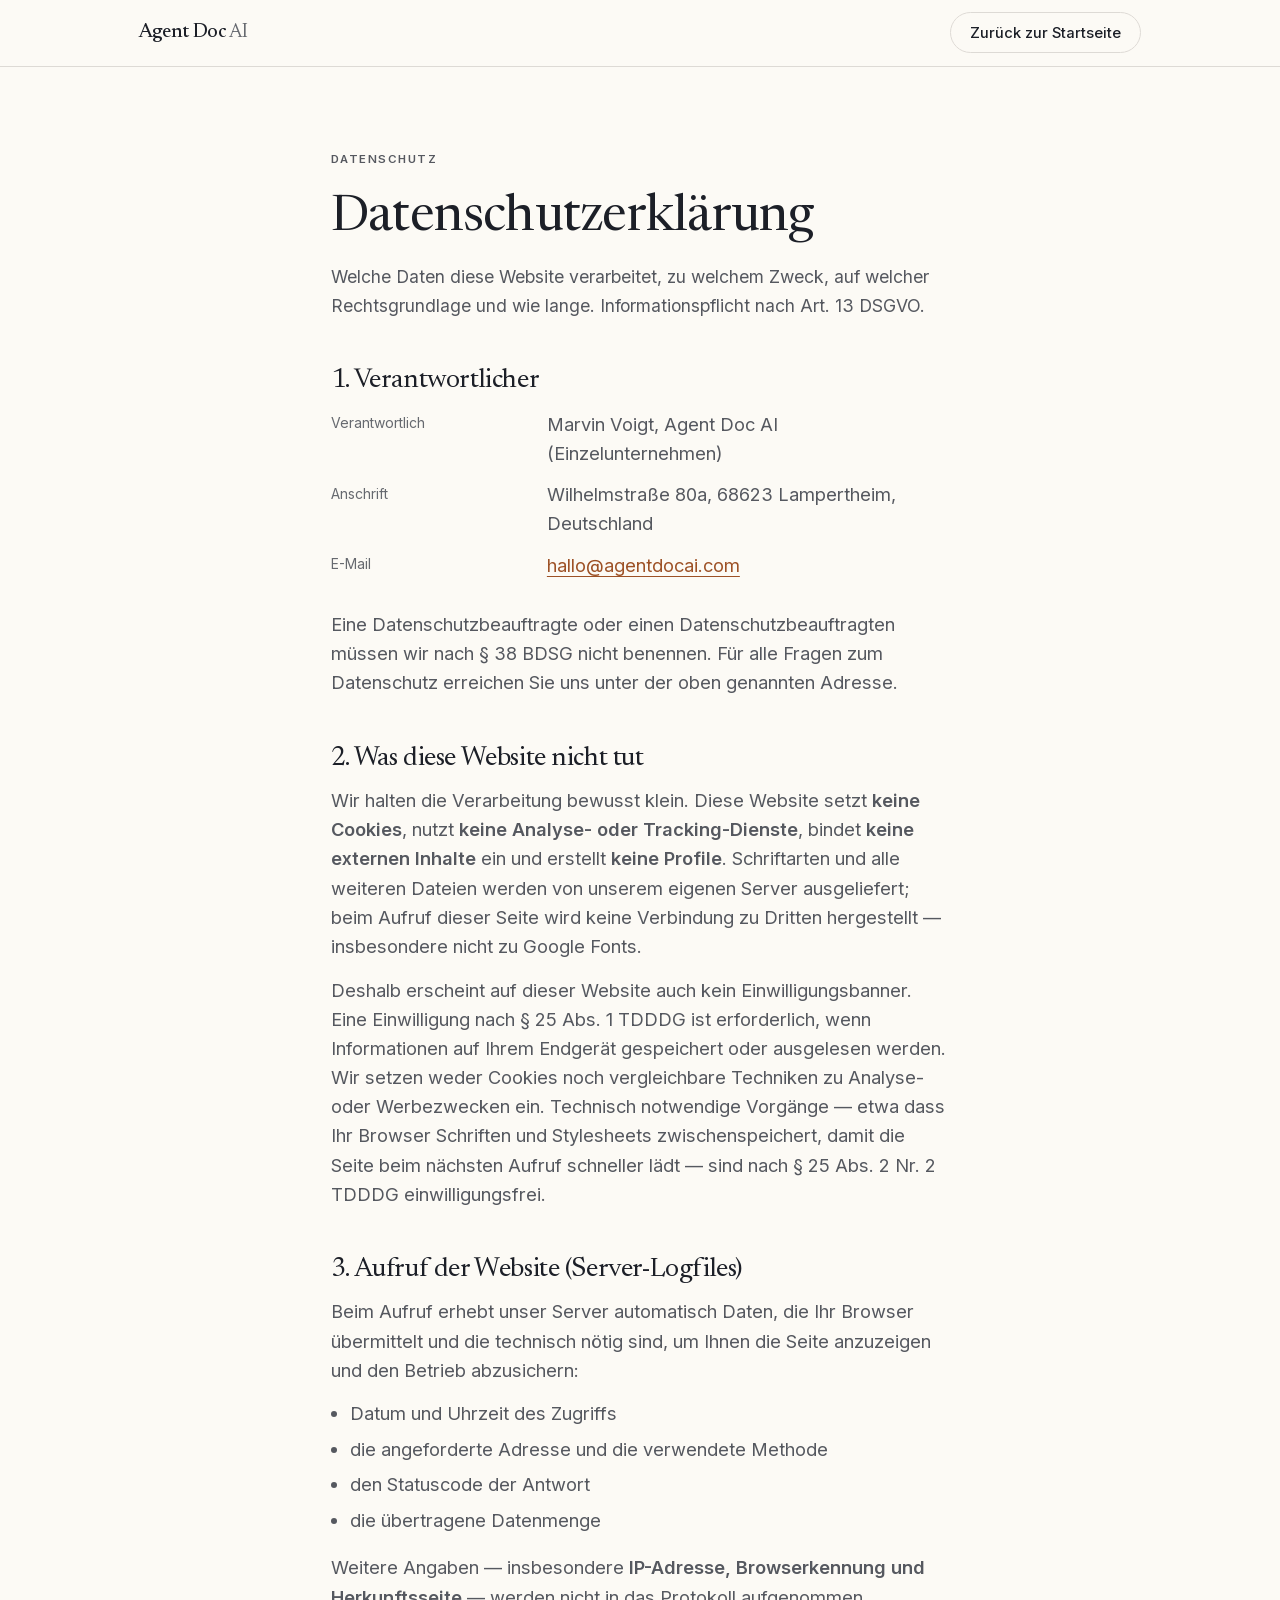
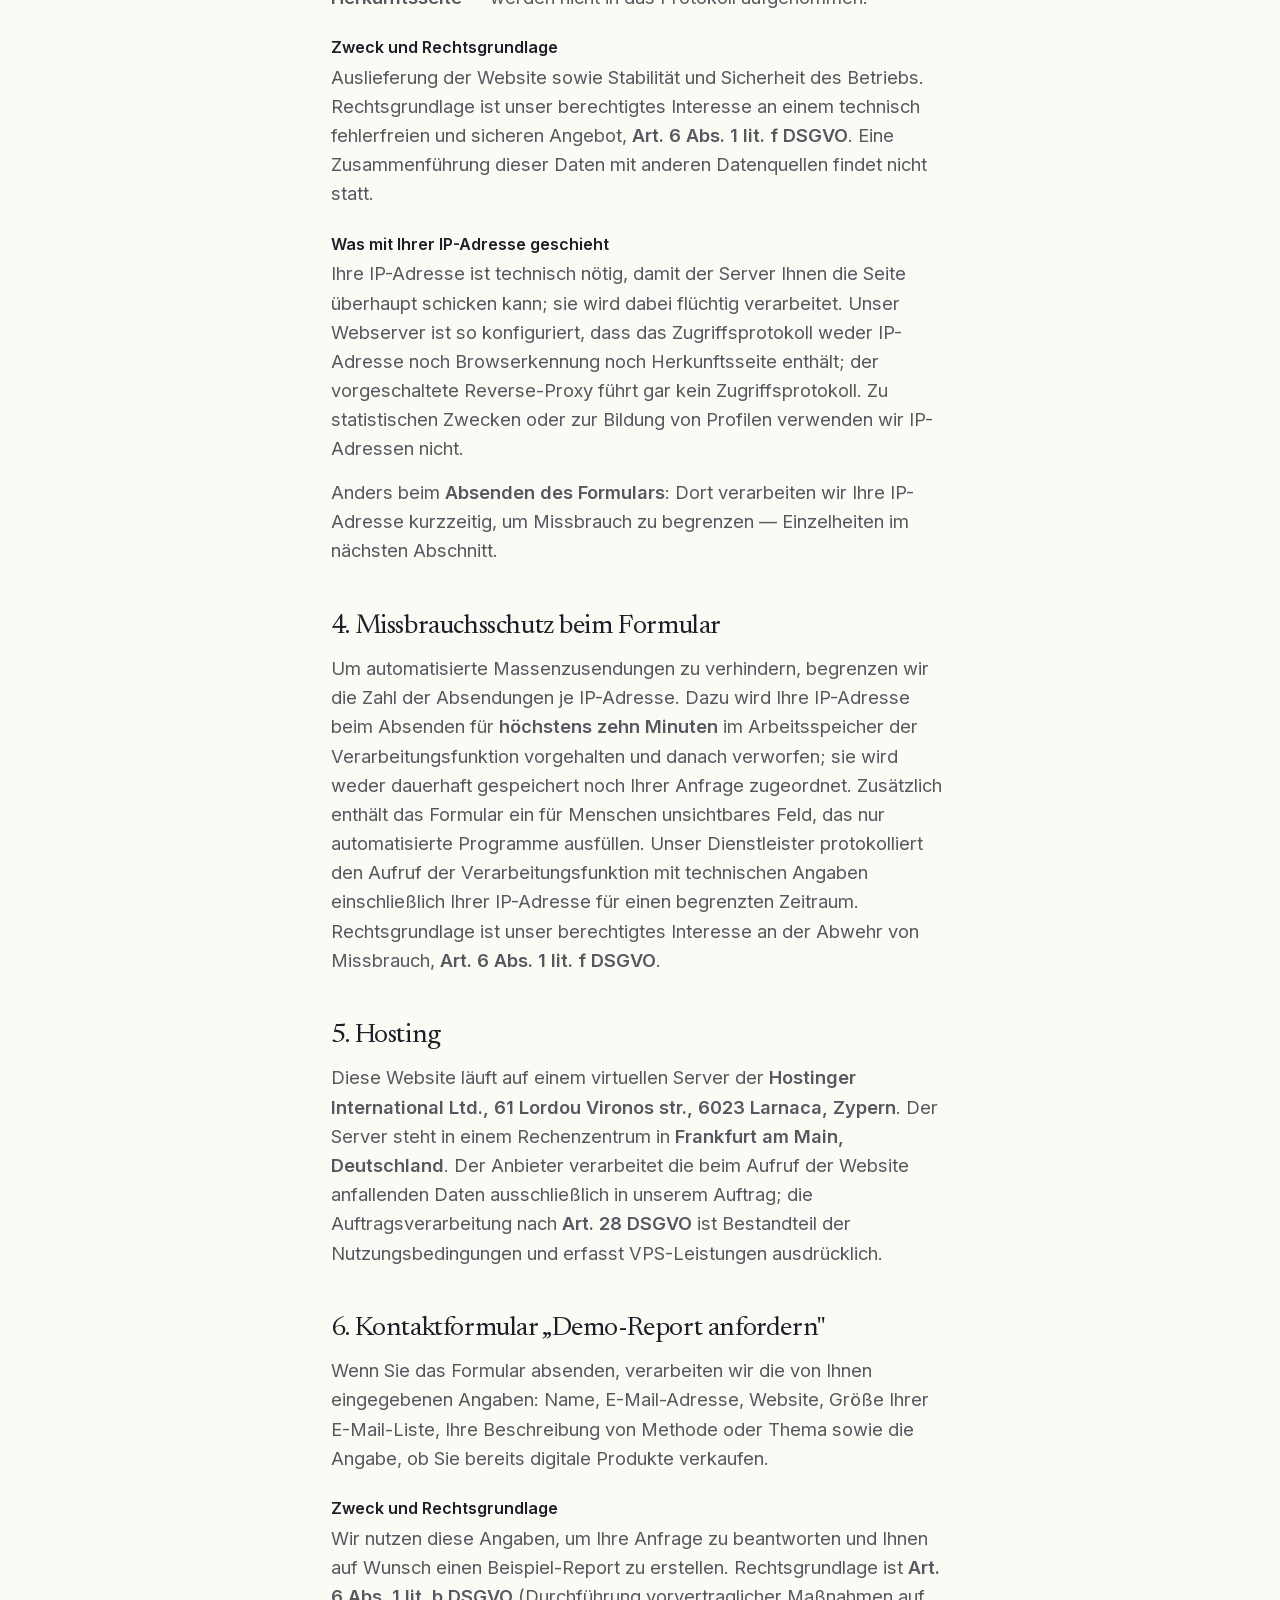
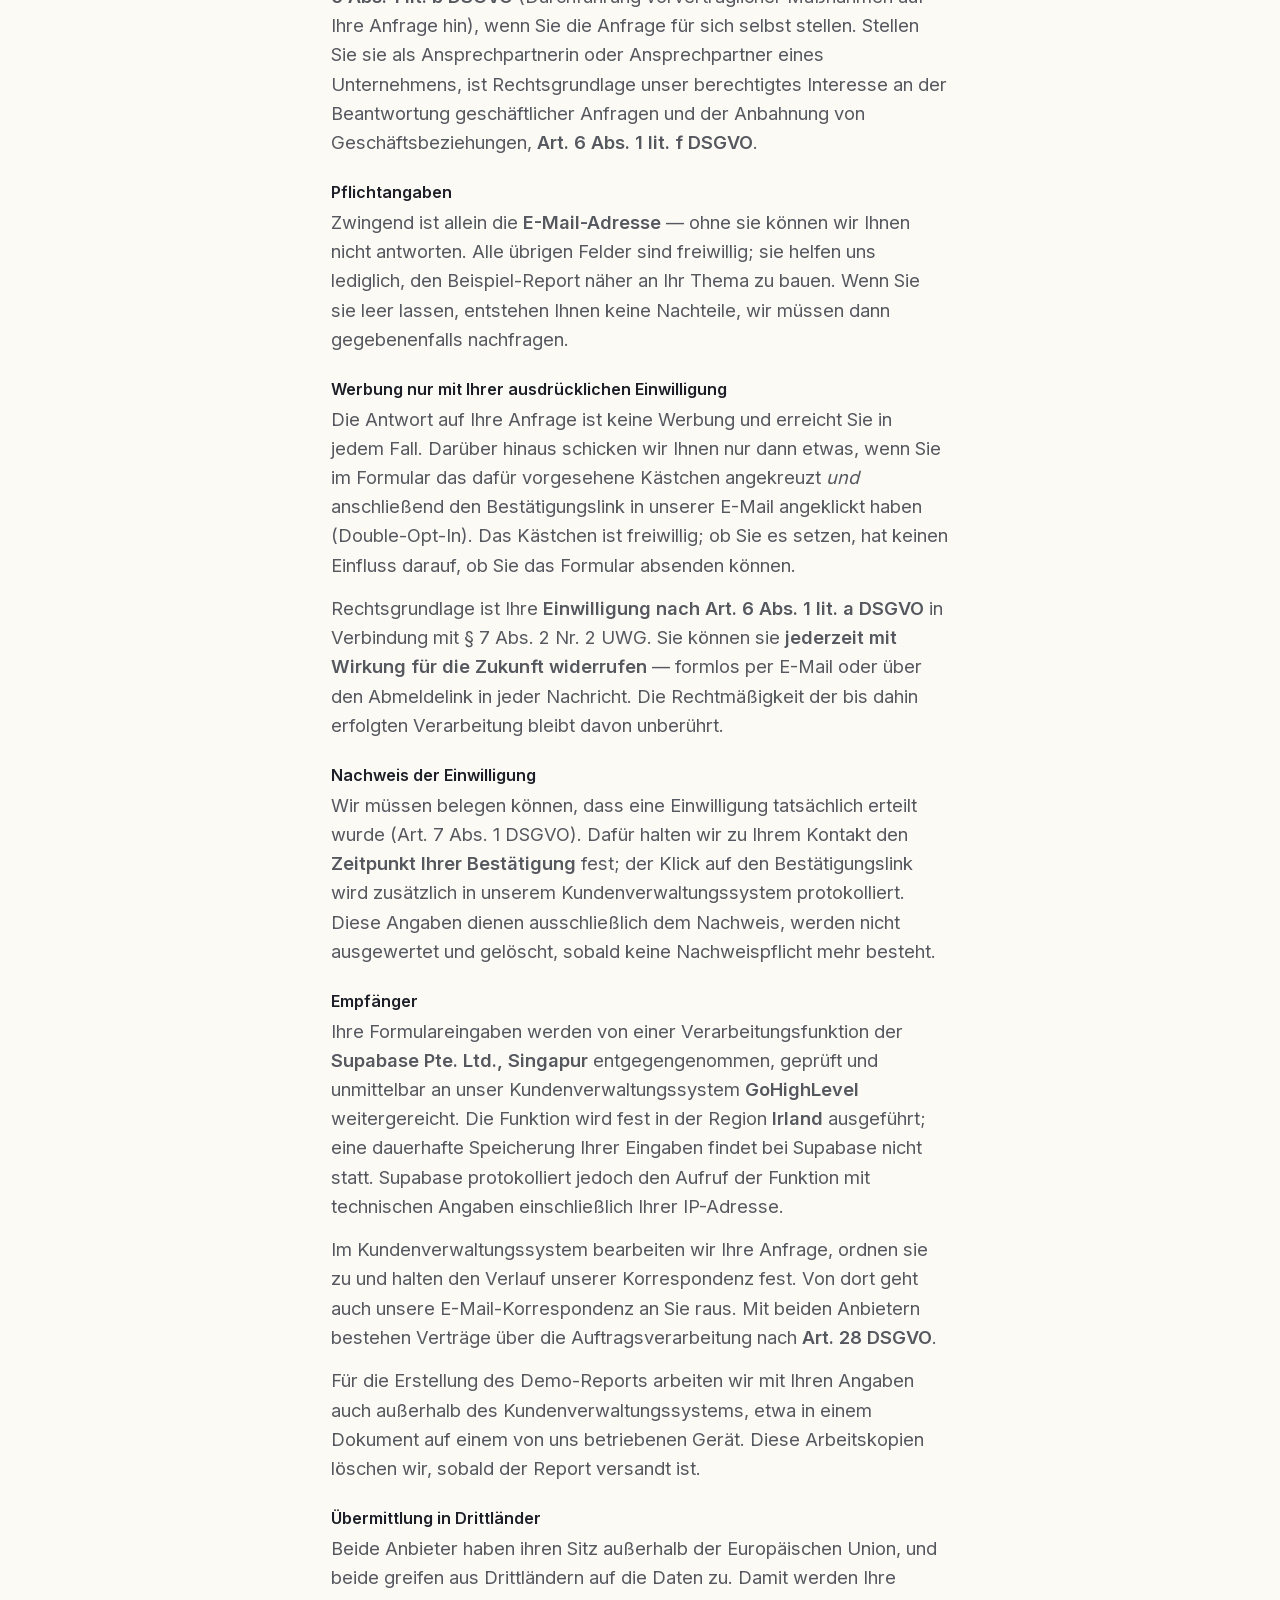
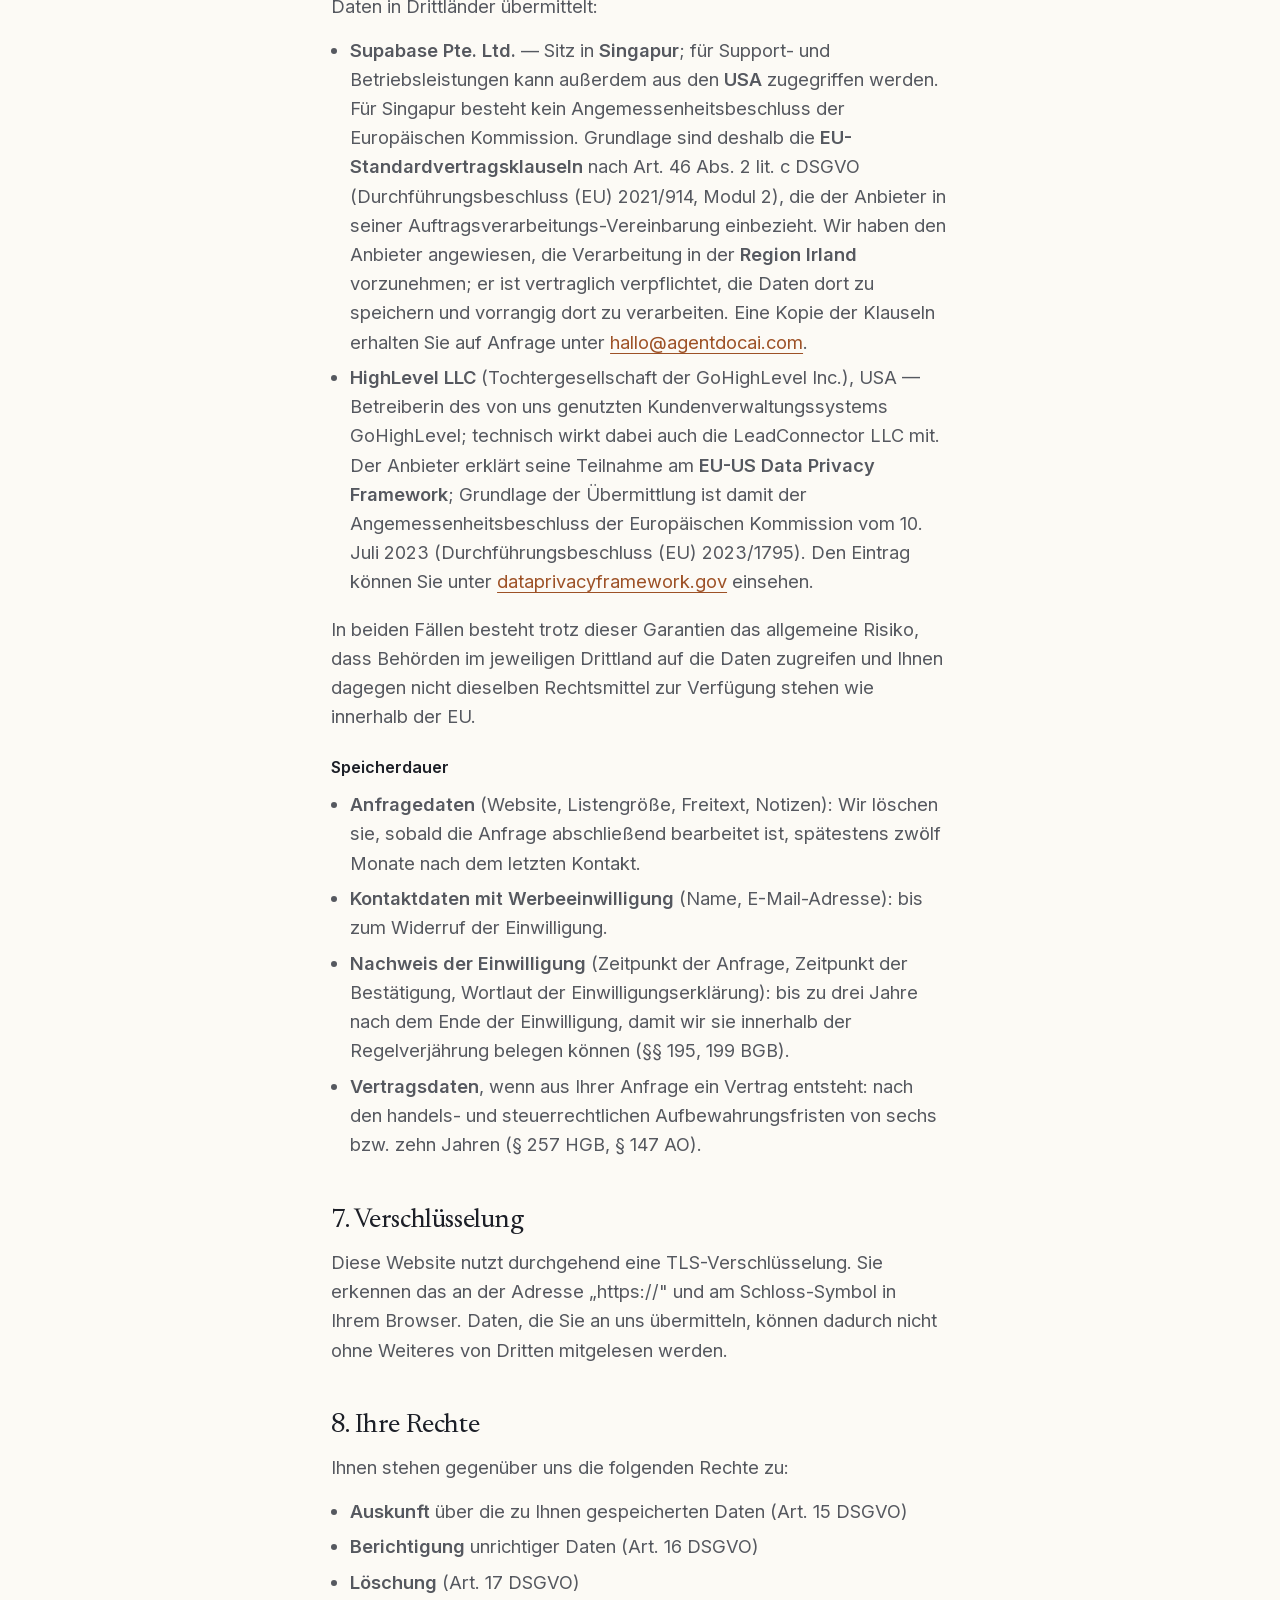
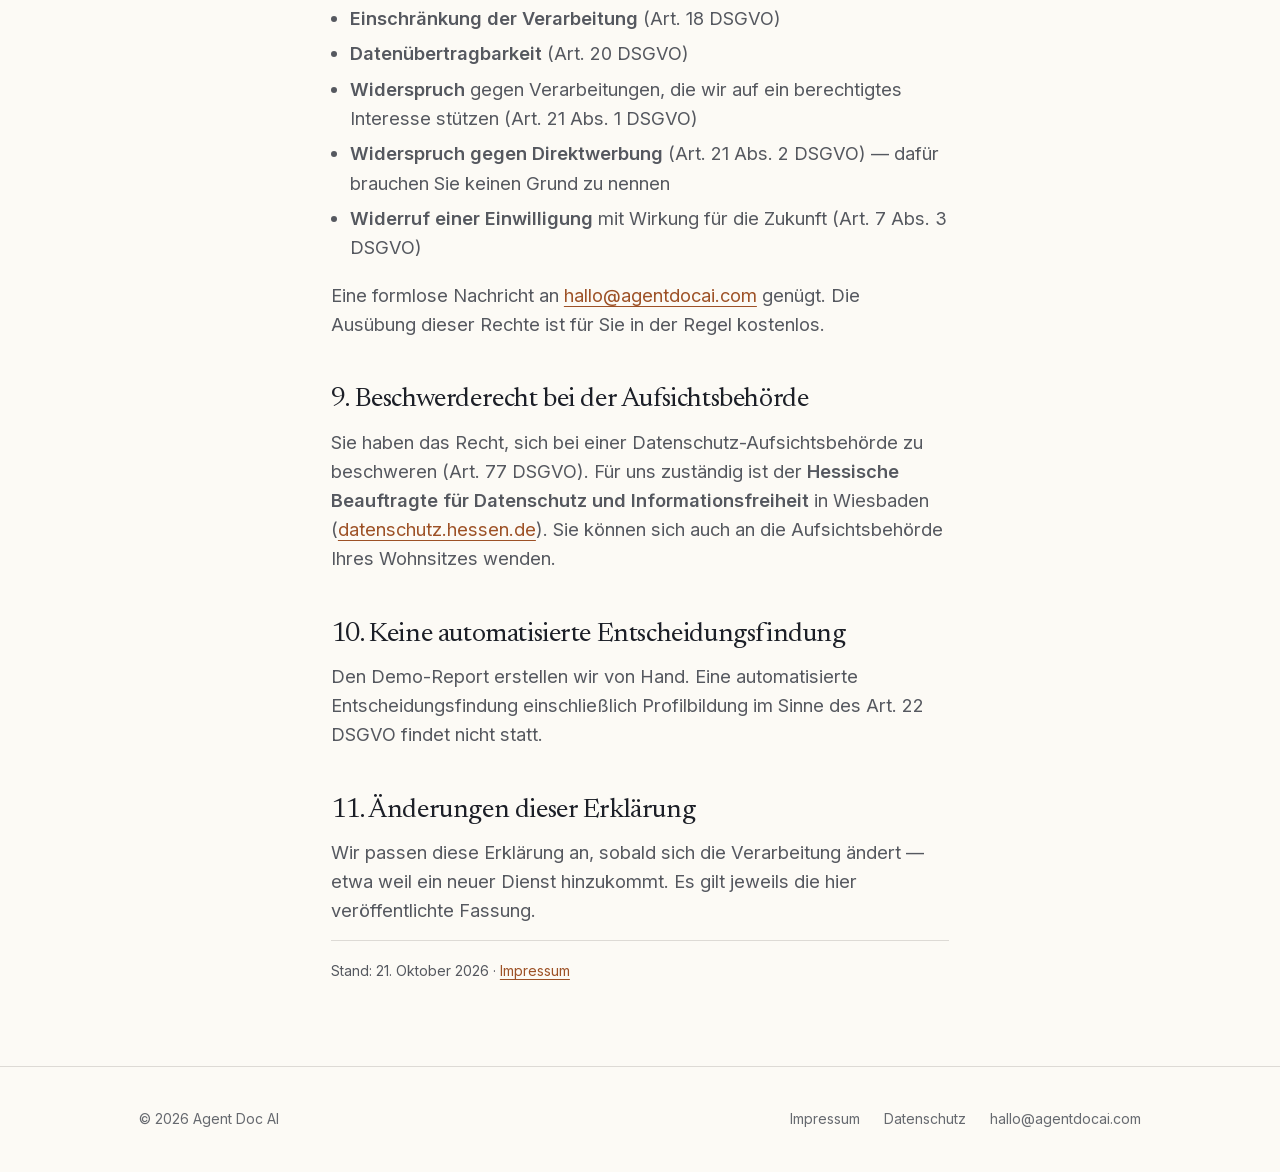
<file: datenschutz.html>
<!doctype html>
<html lang="de">
<head>
<meta charset="utf-8">
<meta name="viewport" content="width=device-width, initial-scale=1">
<title>Datenschutzerklärung — Agent Doc AI</title>
<meta name="description" content="Welche Daten diese Website verarbeitet, zu welchem Zweck, auf welcher Rechtsgrundlage und wie lange.">
<meta name="robots" content="index, follow">
<link rel="preload" href="fonts/newsreader-normal.woff2" as="font" type="font/woff2" crossorigin>
<link rel="preload" href="fonts/inter-normal.woff2" as="font" type="font/woff2" crossorigin>
<link rel="stylesheet" href="base.css?v=636333a5">
</head>
<body>

<header class="masthead">
  <div class="wrap masthead__inner">
    <a class="wordmark" href="index.html"><b>Agent Doc</b> <span>AI</span></a>
    <a class="btn btn--ghost" href="index.html">Zurück zur Startseite</a>
  </div>
</header>

<main class="doc">
  <div class="wrap doc__inner">

    <p class="eyebrow">Datenschutz</p>
    <h1>Datenschutzerklärung</h1>
    <p class="doc__lead">
      Welche Daten diese Website verarbeitet, zu welchem Zweck, auf welcher Rechtsgrundlage
      und wie lange. Informationspflicht nach Art. 13 DSGVO.
    </p>

    <h2>1. Verantwortlicher</h2>
    <dl>
      <dt>Verantwortlich</dt>
      <dd>Marvin Voigt, Agent Doc AI (Einzelunternehmen)</dd>
      <dt>Anschrift</dt>
      <dd>Wilhelmstraße 80a, 68623 Lampertheim, Deutschland</dd>
      <dt>E-Mail</dt>
      <dd><a href="mailto:hallo@agentdocai.com">hallo@agentdocai.com</a></dd>
    </dl>
    <p>
      Eine Datenschutzbeauftragte oder einen Datenschutzbeauftragten müssen wir nach
      § 38 BDSG nicht benennen. Für alle Fragen zum Datenschutz erreichen Sie uns unter
      der oben genannten Adresse.
    </p>

    <h2>2. Was diese Website nicht tut</h2>
    <p>
      Wir halten die Verarbeitung bewusst klein. Diese Website setzt
      <strong>keine Cookies</strong>, nutzt <strong>keine Analyse- oder Tracking-Dienste</strong>,
      bindet <strong>keine externen Inhalte</strong> ein und erstellt <strong>keine Profile</strong>.
      Schriftarten und alle weiteren Dateien werden von unserem eigenen Server ausgeliefert;
      beim Aufruf dieser Seite wird keine Verbindung zu Dritten hergestellt — insbesondere
      nicht zu Google Fonts.
    </p>
    <p>
      Deshalb erscheint auf dieser Website auch kein Einwilligungsbanner. Eine Einwilligung
      nach § 25 Abs. 1 TDDDG ist erforderlich, wenn Informationen auf Ihrem Endgerät
      gespeichert oder ausgelesen werden. Wir setzen weder Cookies noch vergleichbare Techniken
      zu Analyse- oder Werbezwecken ein. Technisch notwendige Vorgänge — etwa dass Ihr Browser
      Schriften und Stylesheets zwischenspeichert, damit die Seite beim nächsten Aufruf schneller
      lädt — sind nach § 25 Abs. 2 Nr. 2 TDDDG einwilligungsfrei.
    </p>

    <h2>3. Aufruf der Website (Server-Logfiles)</h2>
    <p>
      Beim Aufruf erhebt unser Server automatisch Daten, die Ihr Browser übermittelt und die
      technisch nötig sind, um Ihnen die Seite anzuzeigen und den Betrieb abzusichern:
    </p>
    <ul>
      <li>Datum und Uhrzeit des Zugriffs</li>
      <li>die angeforderte Adresse und die verwendete Methode</li>
      <li>den Statuscode der Antwort</li>
      <li>die übertragene Datenmenge</li>
    </ul>
    <p>
      Weitere Angaben — insbesondere <strong>IP-Adresse, Browserkennung und Herkunftsseite</strong>
      — werden nicht in das Protokoll aufgenommen.
    </p>
    <h3>Zweck und Rechtsgrundlage</h3>
    <p>
      Auslieferung der Website sowie Stabilität und Sicherheit des Betriebs. Rechtsgrundlage
      ist unser berechtigtes Interesse an einem technisch fehlerfreien und sicheren Angebot,
      <strong>Art. 6 Abs. 1 lit. f DSGVO</strong>. Eine Zusammenführung dieser Daten mit
      anderen Datenquellen findet nicht statt.
    </p>
    <h3>Was mit Ihrer IP-Adresse geschieht</h3>
    <p>
      Ihre IP-Adresse ist technisch nötig, damit der Server Ihnen die Seite überhaupt schicken
      kann; sie wird dabei flüchtig verarbeitet. Unser Webserver ist so konfiguriert, dass das
      Zugriffsprotokoll weder IP-Adresse noch Browserkennung noch Herkunftsseite enthält; der
      vorgeschaltete Reverse-Proxy führt gar kein Zugriffsprotokoll. Zu statistischen Zwecken
      oder zur Bildung von Profilen verwenden wir IP-Adressen nicht.
    </p>
    <p>
      Anders beim <strong>Absenden des Formulars</strong>: Dort verarbeiten wir Ihre IP-Adresse
      kurzzeitig, um Missbrauch zu begrenzen — Einzelheiten im nächsten Abschnitt.
    </p>

    <h2>4. Missbrauchsschutz beim Formular</h2>
    <p>
      Um automatisierte Massenzusendungen zu verhindern, begrenzen wir die Zahl der Absendungen
      je IP-Adresse. Dazu wird Ihre IP-Adresse beim Absenden für <strong>höchstens zehn
      Minuten</strong> im Arbeitsspeicher der Verarbeitungsfunktion vorgehalten und danach
      verworfen; sie wird weder dauerhaft gespeichert noch Ihrer Anfrage zugeordnet. Zusätzlich
      enthält das Formular ein für Menschen unsichtbares Feld, das nur automatisierte Programme
      ausfüllen. Unser Dienstleister protokolliert den Aufruf der Verarbeitungsfunktion mit
      technischen Angaben einschließlich Ihrer IP-Adresse für einen begrenzten Zeitraum.
      Rechtsgrundlage ist unser berechtigtes Interesse an der Abwehr von Missbrauch,
      <strong>Art. 6 Abs. 1 lit. f DSGVO</strong>.
    </p>

    <h2>5. Hosting</h2>
    <p>
      Diese Website läuft auf einem virtuellen Server der
      <strong>Hostinger International Ltd., 61 Lordou Vironos str., 6023 Larnaca, Zypern</strong>.
      Der Server steht in einem Rechenzentrum in <strong>Frankfurt am Main, Deutschland</strong>.
      Der Anbieter verarbeitet die beim Aufruf der Website anfallenden Daten ausschließlich in
      unserem Auftrag; die Auftragsverarbeitung nach <strong>Art. 28 DSGVO</strong> ist Bestandteil
      der Nutzungsbedingungen und erfasst VPS-Leistungen ausdrücklich.
    </p>

    <h2>6. Kontaktformular „Demo-Report anfordern"</h2>
    <p>
      Wenn Sie das Formular absenden, verarbeiten wir die von Ihnen eingegebenen Angaben:
      Name, E-Mail-Adresse, Website, Größe Ihrer E-Mail-Liste, Ihre Beschreibung von Methode
      oder Thema sowie die Angabe, ob Sie bereits digitale Produkte verkaufen.
    </p>
    <h3>Zweck und Rechtsgrundlage</h3>
    <p>
      Wir nutzen diese Angaben, um Ihre Anfrage zu beantworten und Ihnen auf Wunsch einen
      Beispiel-Report zu erstellen. Rechtsgrundlage ist <strong>Art. 6 Abs. 1 lit. b DSGVO</strong>
      (Durchführung vorvertraglicher Maßnahmen auf Ihre Anfrage hin), wenn Sie die Anfrage für
      sich selbst stellen. Stellen Sie sie als Ansprechpartnerin oder Ansprechpartner eines
      Unternehmens, ist Rechtsgrundlage unser berechtigtes Interesse an der Beantwortung
      geschäftlicher Anfragen und der Anbahnung von Geschäftsbeziehungen,
      <strong>Art. 6 Abs. 1 lit. f DSGVO</strong>.
    </p>
    <h3>Pflichtangaben</h3>
    <p>
      Zwingend ist allein die <strong>E-Mail-Adresse</strong> — ohne sie können wir Ihnen nicht
      antworten. Alle übrigen Felder sind freiwillig; sie helfen uns lediglich, den Beispiel-Report
      näher an Ihr Thema zu bauen. Wenn Sie sie leer lassen, entstehen Ihnen keine Nachteile,
      wir müssen dann gegebenenfalls nachfragen.
    </p>
    <h3>Werbung nur mit Ihrer ausdrücklichen Einwilligung</h3>
    <p>
      Die Antwort auf Ihre Anfrage ist keine Werbung und erreicht Sie in jedem Fall.
      Darüber hinaus schicken wir Ihnen nur dann etwas, wenn Sie im Formular das dafür
      vorgesehene Kästchen angekreuzt <em>und</em> anschließend den Bestätigungslink in
      unserer E-Mail angeklickt haben (Double-Opt-In). Das Kästchen ist freiwillig; ob Sie
      es setzen, hat keinen Einfluss darauf, ob Sie das Formular absenden können.
    </p>
    <p>
      Rechtsgrundlage ist Ihre <strong>Einwilligung nach Art. 6 Abs. 1 lit. a DSGVO</strong>
      in Verbindung mit § 7 Abs. 2 Nr. 2 UWG. Sie können sie
      <strong>jederzeit mit Wirkung für die Zukunft widerrufen</strong> — formlos per
      E-Mail oder über den Abmeldelink in jeder Nachricht. Die Rechtmäßigkeit der bis dahin
      erfolgten Verarbeitung bleibt davon unberührt.
    </p>
    <h3>Nachweis der Einwilligung</h3>
    <p>
      Wir müssen belegen können, dass eine Einwilligung tatsächlich erteilt wurde
      (Art. 7 Abs. 1 DSGVO). Dafür halten wir zu Ihrem Kontakt den
      <strong>Zeitpunkt Ihrer Bestätigung</strong> fest; der Klick auf den
      Bestätigungslink wird zusätzlich in unserem Kundenverwaltungssystem protokolliert.
      Diese Angaben dienen ausschließlich dem Nachweis, werden nicht ausgewertet und
      gelöscht, sobald keine Nachweispflicht mehr besteht.
    </p>
    <h3>Empfänger</h3>
    <p>
      <!-- ZU KLÄREN vor dem Livegang: (1) Mit welcher Supabase-Gesellschaft besteht der
           Vertrag? Die aktuelle Auftragsverarbeitungs-Vereinbarung nennt Supabase Pte. Ltd.
           in Singapur; ältere Fassungen nannten Supabase, Inc. (USA). Maßgeblich ist die
           Fassung, der zugestimmt wurde. (2) Exakte Firmierung des CRM-Anbieters aus dem
           eigenen Vertrag. (3) Eintrag im Data Privacy Framework auf dataprivacyframework.gov
           bestätigen (Status „Active", Kategorie Non-HR). -->
      Ihre Formulareingaben werden von einer Verarbeitungsfunktion der
      <strong>Supabase Pte. Ltd., Singapur</strong> entgegengenommen, geprüft und unmittelbar an unser
      Kundenverwaltungssystem <strong>GoHighLevel</strong> weitergereicht. Die Funktion wird
      fest in der Region <strong>Irland</strong> ausgeführt; eine dauerhafte Speicherung Ihrer
      Eingaben findet bei Supabase nicht statt. Supabase protokolliert jedoch den Aufruf der
      Funktion mit technischen Angaben einschließlich Ihrer IP-Adresse.
    </p>
    <p>
      Im Kundenverwaltungssystem bearbeiten wir Ihre Anfrage, ordnen sie zu und halten den
      Verlauf unserer Korrespondenz fest. Von dort geht auch unsere E-Mail-Korrespondenz an Sie
      raus. Mit beiden Anbietern bestehen Verträge über die Auftragsverarbeitung nach
      <strong>Art. 28 DSGVO</strong>.
    </p>
    <p>
      Für die Erstellung des Demo-Reports arbeiten wir mit Ihren Angaben auch außerhalb des
      Kundenverwaltungssystems, etwa in einem Dokument auf einem von uns betriebenen Gerät.
      Diese Arbeitskopien löschen wir, sobald der Report versandt ist.
    </p>

    <h3>Übermittlung in Drittländer</h3>
    <p>
      Beide Anbieter haben ihren Sitz außerhalb der Europäischen Union, und beide greifen aus
      Drittländern auf die Daten zu. Damit werden Ihre Daten in Drittländer übermittelt:
    </p>
    <ul>
      <li>
        <strong>Supabase Pte. Ltd.</strong> — Sitz in <strong>Singapur</strong>; für
        Support- und Betriebsleistungen kann außerdem aus den <strong>USA</strong> zugegriffen
        werden. Für Singapur besteht kein Angemessenheitsbeschluss der Europäischen Kommission.
        Grundlage sind deshalb die <strong>EU-Standardvertragsklauseln</strong> nach
        Art. 46 Abs. 2 lit. c DSGVO (Durchführungsbeschluss (EU) 2021/914, Modul 2), die der
        Anbieter in seiner Auftragsverarbeitungs-Vereinbarung einbezieht. Wir haben den Anbieter
        angewiesen, die Verarbeitung in der <strong>Region Irland</strong> vorzunehmen; er ist
        vertraglich verpflichtet, die Daten dort zu speichern und vorrangig dort zu verarbeiten.
        Eine Kopie der Klauseln erhalten Sie auf Anfrage unter
        <a href="mailto:hallo@agentdocai.com">hallo@agentdocai.com</a>.
      </li>
      <li>
        <strong>HighLevel LLC</strong> (Tochtergesellschaft der GoHighLevel Inc.), USA —
        Betreiberin des von uns genutzten Kundenverwaltungssystems GoHighLevel; technisch wirkt
        dabei auch die LeadConnector LLC mit. Der Anbieter erklärt seine Teilnahme am
        <strong>EU-US Data Privacy Framework</strong>; Grundlage der Übermittlung ist damit der
        Angemessenheitsbeschluss der Europäischen Kommission vom 10. Juli 2023
        (Durchführungsbeschluss (EU) 2023/1795). Den Eintrag können Sie unter
        <a href="https://www.dataprivacyframework.gov" rel="noopener">dataprivacyframework.gov</a>
        einsehen.
      </li>
    </ul>
    <p>
      In beiden Fällen besteht trotz dieser Garantien das allgemeine Risiko, dass Behörden im
      jeweiligen Drittland auf die Daten zugreifen und Ihnen dagegen nicht dieselben Rechtsmittel
      zur Verfügung stehen wie innerhalb der EU.
    </p>

    <h3>Speicherdauer</h3>
    <ul>
      <li><strong>Anfragedaten</strong> (Website, Listengröße, Freitext, Notizen): Wir löschen
        sie, sobald die Anfrage abschließend bearbeitet ist, spätestens zwölf Monate nach dem
        letzten Kontakt.</li>
      <li><strong>Kontaktdaten mit Werbeeinwilligung</strong> (Name, E-Mail-Adresse): bis zum
        Widerruf der Einwilligung.</li>
      <li><strong>Nachweis der Einwilligung</strong> (Zeitpunkt der Anfrage, Zeitpunkt der
        Bestätigung, Wortlaut der Einwilligungserklärung): bis zu drei Jahre nach dem Ende der
        Einwilligung, damit wir sie innerhalb der Regelverjährung belegen können
        (§§ 195, 199 BGB).</li>
      <li><strong>Vertragsdaten</strong>, wenn aus Ihrer Anfrage ein Vertrag entsteht: nach den
        handels- und steuerrechtlichen Aufbewahrungsfristen von sechs bzw. zehn Jahren
        (§ 257 HGB, § 147 AO).</li>
    </ul>

    <h2>7. Verschlüsselung</h2>
    <p>
      Diese Website nutzt durchgehend eine TLS-Verschlüsselung. Sie erkennen das an der
      Adresse „https://" und am Schloss-Symbol in Ihrem Browser. Daten, die Sie an uns
      übermitteln, können dadurch nicht ohne Weiteres von Dritten mitgelesen werden.
    </p>

    <h2>8. Ihre Rechte</h2>
    <p>Ihnen stehen gegenüber uns die folgenden Rechte zu:</p>
    <ul>
      <li><strong>Auskunft</strong> über die zu Ihnen gespeicherten Daten (Art. 15 DSGVO)</li>
      <li><strong>Berichtigung</strong> unrichtiger Daten (Art. 16 DSGVO)</li>
      <li><strong>Löschung</strong> (Art. 17 DSGVO)</li>
      <li><strong>Einschränkung der Verarbeitung</strong> (Art. 18 DSGVO)</li>
      <li><strong>Datenübertragbarkeit</strong> (Art. 20 DSGVO)</li>
      <li><strong>Widerspruch</strong> gegen Verarbeitungen, die wir auf ein berechtigtes
          Interesse stützen (Art. 21 Abs. 1 DSGVO)</li>
      <li><strong>Widerspruch gegen Direktwerbung</strong> (Art. 21 Abs. 2 DSGVO) — dafür
          brauchen Sie keinen Grund zu nennen</li>
      <li><strong>Widerruf einer Einwilligung</strong> mit Wirkung für die Zukunft
          (Art. 7 Abs. 3 DSGVO)</li>
    </ul>
    <p>
      Eine formlose Nachricht an <a href="mailto:hallo@agentdocai.com">hallo@agentdocai.com</a>
      genügt. Die Ausübung dieser Rechte ist für Sie in der Regel kostenlos.
    </p>

    <h2>9. Beschwerderecht bei der Aufsichtsbehörde</h2>
    <p>
      Sie haben das Recht, sich bei einer Datenschutz-Aufsichtsbehörde zu beschweren
      (Art. 77 DSGVO). Für uns zuständig ist der
      <strong>Hessische Beauftragte für Datenschutz und Informationsfreiheit</strong>
      in Wiesbaden (<a href="https://datenschutz.hessen.de" rel="noopener">datenschutz.hessen.de</a>).
      Sie können sich auch an die Aufsichtsbehörde Ihres Wohnsitzes wenden.
    </p>

    <h2>10. Keine automatisierte Entscheidungsfindung</h2>
    <p>
      Den Demo-Report erstellen wir von Hand. Eine automatisierte Entscheidungsfindung
      einschließlich Profilbildung im Sinne des Art. 22 DSGVO findet nicht statt.
    </p>

    <h2>11. Änderungen dieser Erklärung</h2>
    <p>
      Wir passen diese Erklärung an, sobald sich die Verarbeitung ändert — etwa weil ein
      neuer Dienst hinzukommt. Es gilt jeweils die hier veröffentlichte Fassung.
    </p>

    <p class="doc__meta">
      Stand: 21. Oktober 2026 · <a href="impressum.html">Impressum</a>
    </p>

  </div>
</main>

<footer class="foot">
  <div class="wrap foot__inner">
    <p>© 2026 Agent Doc AI</p>
    <nav aria-label="Rechtliches">
      <a href="impressum.html">Impressum</a>
      <a href="datenschutz.html">Datenschutz</a>
      <a href="mailto:hallo@agentdocai.com">hallo@agentdocai.com</a>
    </nav>
  </div>
</footer>

</body>
</html>
</file>
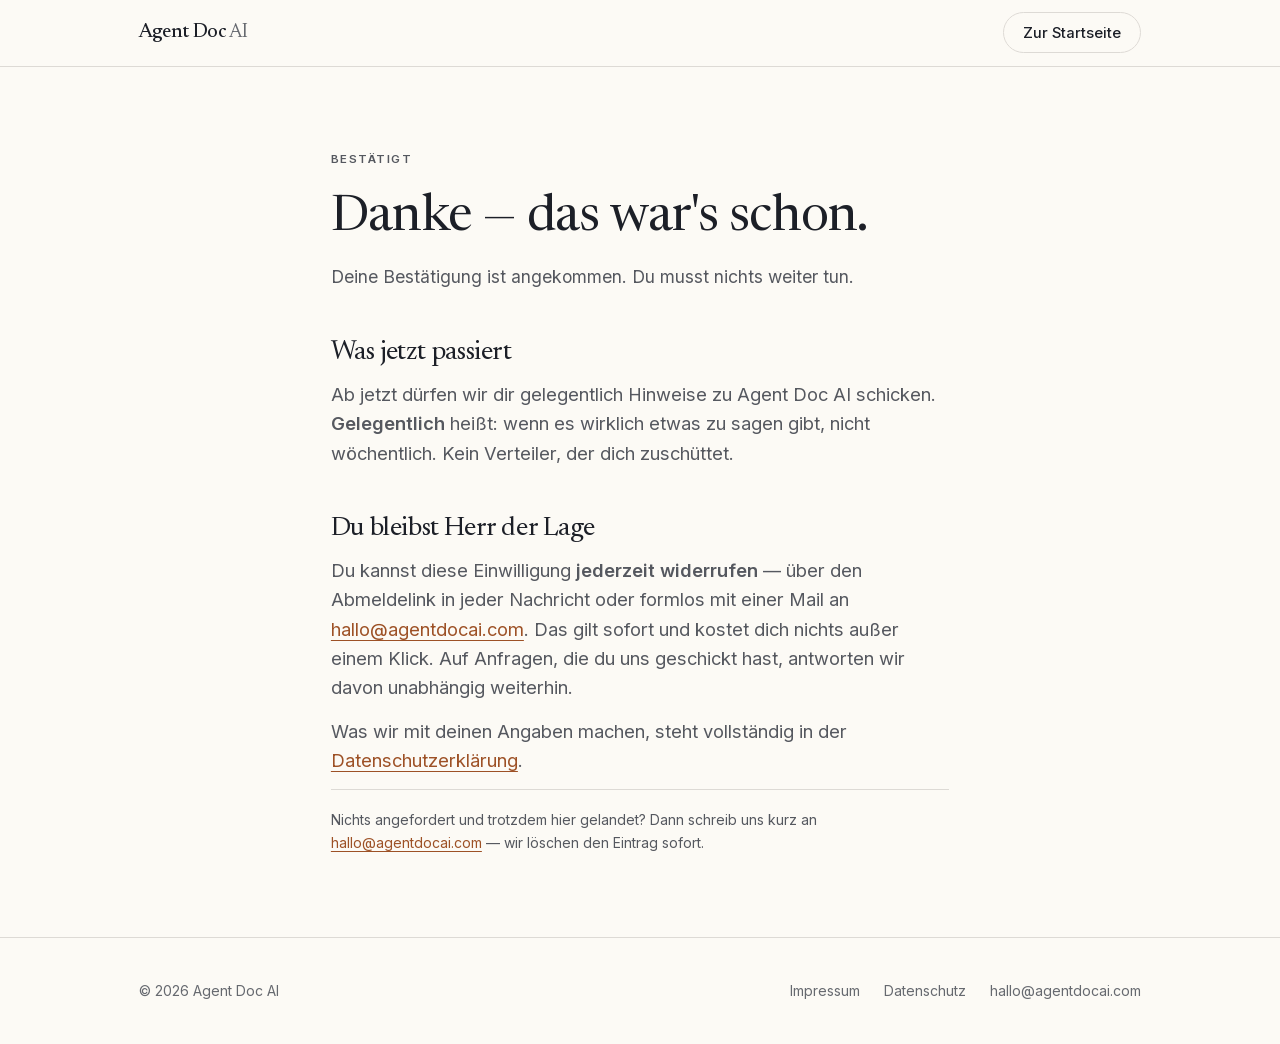
<file: doi.html>
<!doctype html>
<html lang="de">
<head>
<meta charset="utf-8">
<meta name="viewport" content="width=device-width, initial-scale=1">
<title>Bestätigt — Agent Doc AI</title>
<meta name="description" content="Deine Bestätigung ist angekommen.">
<!-- Transaktionsseite: gehört nicht in Suchmaschinen. -->
<meta name="robots" content="noindex, follow">
<link rel="preload" href="fonts/newsreader-normal.woff2" as="font" type="font/woff2" crossorigin>
<link rel="preload" href="fonts/inter-normal.woff2" as="font" type="font/woff2" crossorigin>
<link rel="stylesheet" href="base.css?v=636333a5">
</head>
<body>

<header class="masthead">
  <div class="wrap masthead__inner">
    <a class="wordmark" href="index.html"><b>Agent Doc</b> <span>AI</span></a>
    <a class="btn btn--ghost" href="index.html">Zur Startseite</a>
  </div>
</header>

<main class="doc">
  <div class="wrap doc__inner">

    <p class="eyebrow">Bestätigt</p>
    <h1>Danke — das war's schon.</h1>
    <p class="doc__lead">
      Deine Bestätigung ist angekommen. Du musst nichts weiter tun.
    </p>

    <h2>Was jetzt passiert</h2>
    <p>
      Ab jetzt dürfen wir dir gelegentlich Hinweise zu Agent Doc AI schicken.
      <strong>Gelegentlich</strong> heißt: wenn es wirklich etwas zu sagen gibt, nicht
      wöchentlich. Kein Verteiler, der dich zuschüttet.
    </p>

    <h2>Du bleibst Herr der Lage</h2>
    <p>
      Du kannst diese Einwilligung <strong>jederzeit widerrufen</strong> — über den
      Abmeldelink in jeder Nachricht oder formlos mit einer Mail an
      <a href="mailto:hallo@agentdocai.com">hallo@agentdocai.com</a>. Das gilt sofort und
      kostet dich nichts außer einem Klick. Auf Anfragen, die du uns geschickt hast,
      antworten wir davon unabhängig weiterhin.
    </p>
    <p>
      Was wir mit deinen Angaben machen, steht vollständig in der
      <a href="datenschutz.html">Datenschutzerklärung</a>.
    </p>

    <p class="doc__meta">
      Nichts angefordert und trotzdem hier gelandet? Dann schreib uns kurz an
      <a href="mailto:hallo@agentdocai.com">hallo@agentdocai.com</a> — wir löschen
      den Eintrag sofort.
    </p>

  </div>
</main>

<footer class="foot">
  <div class="wrap foot__inner">
    <p>© 2026 Agent Doc AI</p>
    <nav aria-label="Rechtliches">
      <a href="impressum.html">Impressum</a>
      <a href="datenschutz.html">Datenschutz</a>
      <a href="mailto:hallo@agentdocai.com">hallo@agentdocai.com</a>
    </nav>
  </div>
</footer>

</body>
</html>
</file>
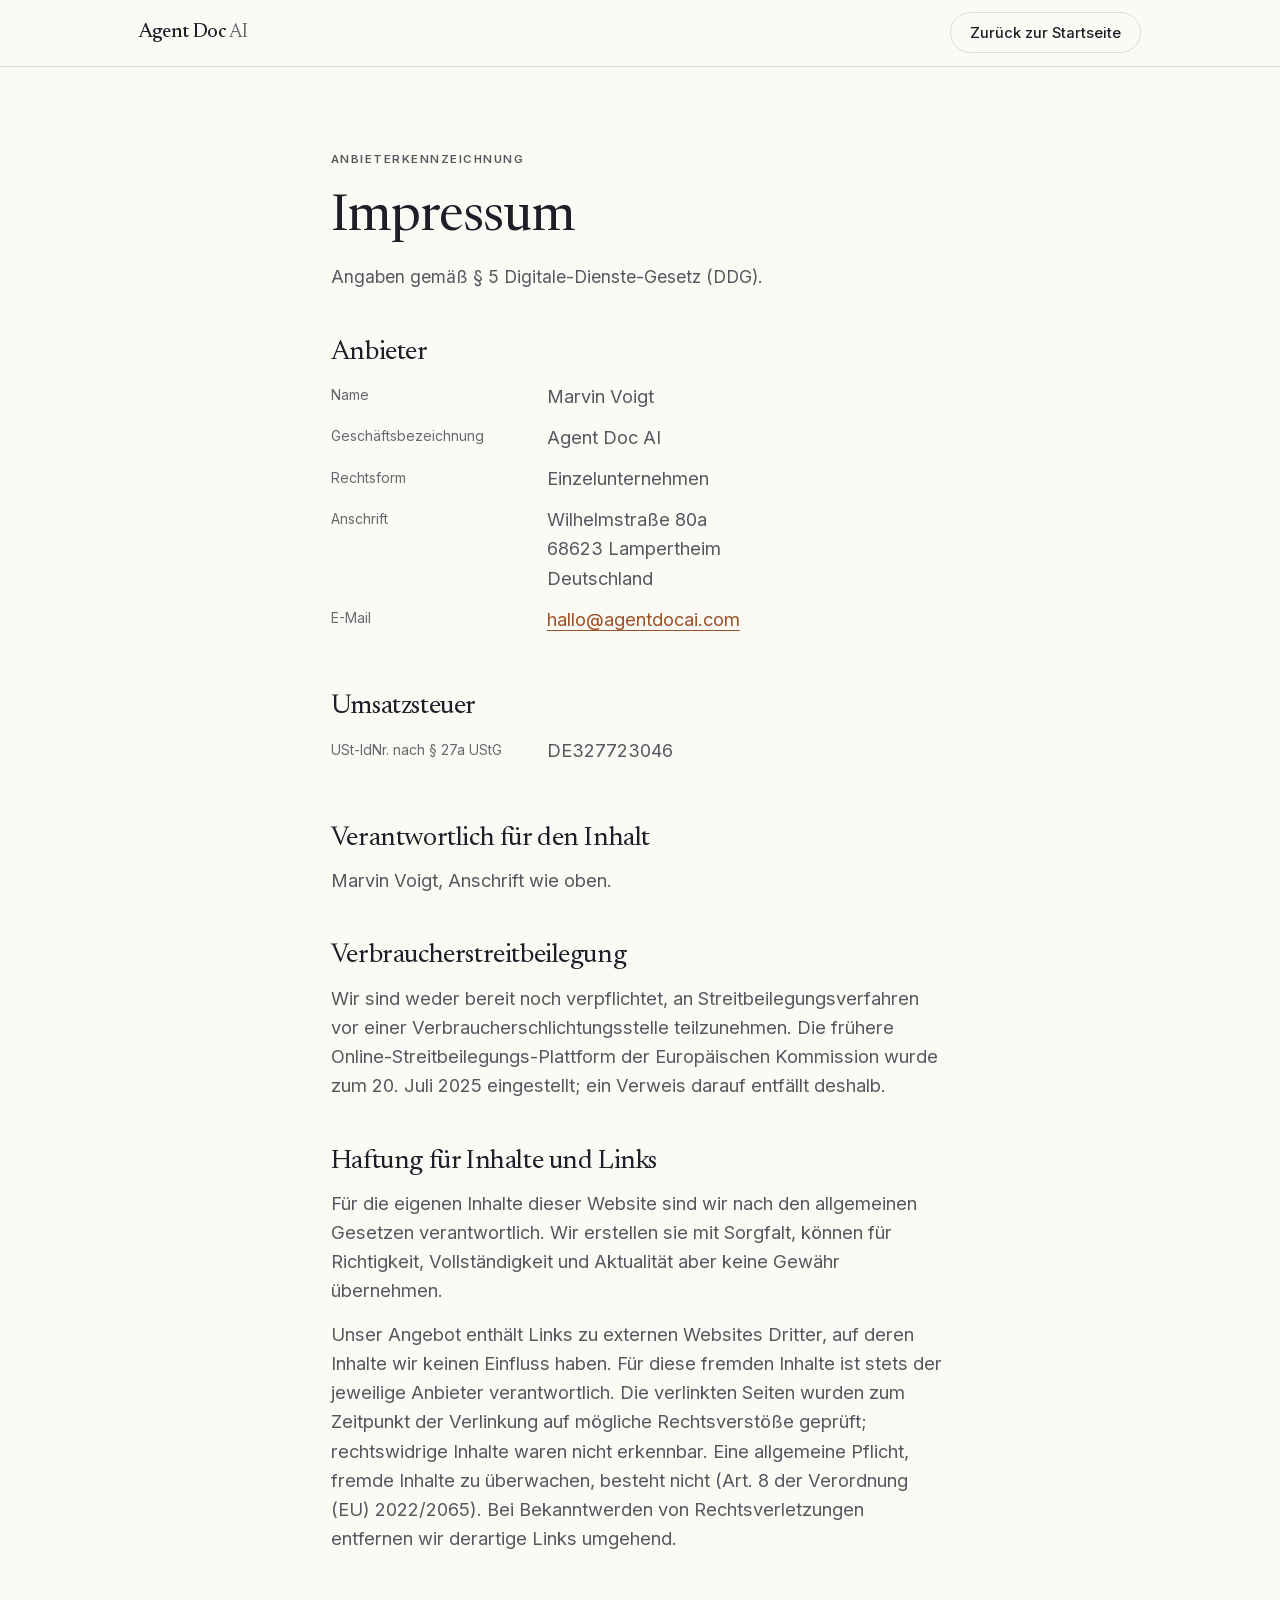
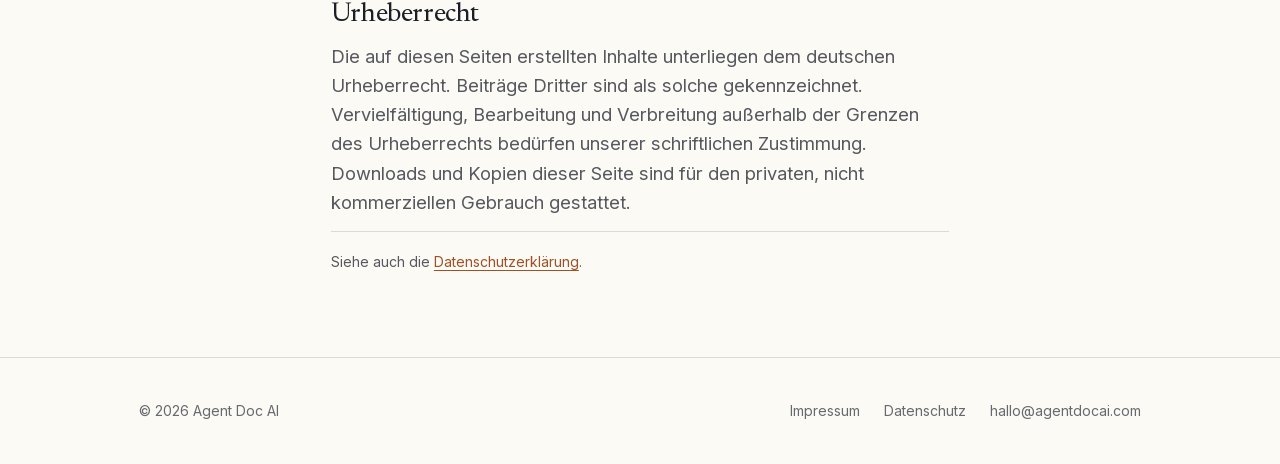
<file: impressum.html>
<!doctype html>
<html lang="de">
<head>
<meta charset="utf-8">
<meta name="viewport" content="width=device-width, initial-scale=1">
<title>Impressum — Agent Doc AI</title>
<meta name="description" content="Anbieterkennzeichnung nach § 5 DDG für Agent Doc AI, Marvin Voigt.">
<meta name="robots" content="index, follow">
<link rel="preload" href="fonts/newsreader-normal.woff2" as="font" type="font/woff2" crossorigin>
<link rel="preload" href="fonts/inter-normal.woff2" as="font" type="font/woff2" crossorigin>
<link rel="stylesheet" href="base.css?v=636333a5">
</head>
<body>

<header class="masthead">
  <div class="wrap masthead__inner">
    <a class="wordmark" href="index.html"><b>Agent Doc</b> <span>AI</span></a>
    <a class="btn btn--ghost" href="index.html">Zurück zur Startseite</a>
  </div>
</header>

<main class="doc">
  <div class="wrap doc__inner">

    <p class="eyebrow">Anbieterkennzeichnung</p>
    <h1>Impressum</h1>
    <p class="doc__lead">Angaben gemäß § 5 Digitale-Dienste-Gesetz (DDG).</p>

    <h2>Anbieter</h2>
    <dl>
      <dt>Name</dt>
      <dd>Marvin Voigt</dd>

      <dt>Geschäftsbezeichnung</dt>
      <dd>Agent Doc AI</dd>

      <dt>Rechtsform</dt>
      <dd>Einzelunternehmen</dd>

      <dt>Anschrift</dt>
      <dd>Wilhelmstraße 80a<br>68623 Lampertheim<br>Deutschland</dd>

      <dt>E-Mail</dt>
      <dd><a href="mailto:hallo@agentdocai.com">hallo@agentdocai.com</a></dd>

      <!-- OFFEN: Telefonnummer ergänzen. Nach EuGH C-298/07 ist sie nicht
           zwingend, solange ein zweiter, ebenso schneller Kanal besteht —
           in der Praxis erwarten Abmahner sie aber. -->
    </dl>

    <h2>Umsatzsteuer</h2>
    <dl>
      <dt>USt-IdNr. nach § 27a UStG</dt>
      <dd>DE327723046</dd>
    </dl>

    <h2>Verantwortlich für den Inhalt</h2>
    <p>Marvin Voigt, Anschrift wie oben.</p>

    <h2>Verbraucherstreitbeilegung</h2>
    <p>
      Wir sind weder bereit noch verpflichtet, an Streitbeilegungsverfahren vor einer
      Verbraucherschlichtungsstelle teilzunehmen. Die frühere Online-Streitbeilegungs-Plattform
      der Europäischen Kommission wurde zum 20. Juli 2025 eingestellt; ein Verweis darauf
      entfällt deshalb.
    </p>

    <h2>Haftung für Inhalte und Links</h2>
    <p>
      Für die eigenen Inhalte dieser Website sind wir nach den allgemeinen Gesetzen
      verantwortlich. Wir erstellen sie mit Sorgfalt, können für Richtigkeit, Vollständigkeit
      und Aktualität aber keine Gewähr übernehmen.
    </p>
    <p>
      Unser Angebot enthält Links zu externen Websites Dritter, auf deren Inhalte wir keinen
      Einfluss haben. Für diese fremden Inhalte ist stets der jeweilige Anbieter verantwortlich.
      Die verlinkten Seiten wurden zum Zeitpunkt der Verlinkung auf mögliche Rechtsverstöße
      geprüft; rechtswidrige Inhalte waren nicht erkennbar. Eine allgemeine Pflicht, fremde
      Inhalte zu überwachen, besteht nicht (Art. 8 der Verordnung (EU) 2022/2065). Bei
      Bekanntwerden von Rechtsverletzungen entfernen wir derartige Links umgehend.
    </p>

    <h2>Urheberrecht</h2>
    <p>
      Die auf diesen Seiten erstellten Inhalte unterliegen dem deutschen Urheberrecht.
      Beiträge Dritter sind als solche gekennzeichnet. Vervielfältigung, Bearbeitung und
      Verbreitung außerhalb der Grenzen des Urheberrechts bedürfen unserer schriftlichen
      Zustimmung. Downloads und Kopien dieser Seite sind für den privaten, nicht kommerziellen
      Gebrauch gestattet.
    </p>

    <p class="doc__meta">
      Siehe auch die <a href="datenschutz.html">Datenschutzerklärung</a>.
    </p>

  </div>
</main>

<footer class="foot">
  <div class="wrap foot__inner">
    <p>© 2026 Agent Doc AI</p>
    <nav aria-label="Rechtliches">
      <a href="impressum.html">Impressum</a>
      <a href="datenschutz.html">Datenschutz</a>
      <a href="mailto:hallo@agentdocai.com">hallo@agentdocai.com</a>
    </nav>
  </div>
</footer>

</body>
</html>
</file>
<file: base.css>
/* Agent Doc AI — gemeinsame Grundlage für alle Seiten.
   Schriften, Gestaltungswerte, Grundtypografie, Kopf- und Fußzeile. */

/* Schriften werden selbst ausgeliefert — keine Verbindung zu Google.
   Inter und Newsreader stehen unter der SIL Open Font License 1.1. */
@font-face {
  font-family: "Newsreader";
  src: url("fonts/newsreader-normal.woff2") format("woff2");
  font-weight: 400 500; font-style: normal; font-display: swap;
  unicode-range: U+0000-00FF, U+0131, U+0152-0153, U+02BB-02BC, U+02C6, U+02DA,
                 U+02DC, U+0304, U+0308, U+0329, U+2000-206F, U+20AC, U+2122,
                 U+2191, U+2193, U+2212, U+2215, U+FEFF, U+FFFD;
}
@font-face {
  font-family: "Newsreader";
  src: url("fonts/newsreader-italic.woff2") format("woff2");
  font-weight: 400; font-style: italic; font-display: swap;
  unicode-range: U+0000-00FF, U+0131, U+0152-0153, U+02BB-02BC, U+02C6, U+02DA,
                 U+02DC, U+0304, U+0308, U+0329, U+2000-206F, U+20AC, U+2122,
                 U+2191, U+2193, U+2212, U+2215, U+FEFF, U+FFFD;
}
@font-face {
  font-family: "Inter";
  src: url("fonts/inter-normal.woff2") format("woff2");
  font-weight: 400 600; font-style: normal; font-display: swap;
  unicode-range: U+0000-00FF, U+0131, U+0152-0153, U+02BB-02BC, U+02C6, U+02DA,
                 U+02DC, U+0304, U+0308, U+0329, U+2000-206F, U+20AC, U+2122,
                 U+2191, U+2193, U+2212, U+2215, U+FEFF, U+FFFD;
}

:root {
  --paper:        oklch(98.4% 0.006 85);
  --paper-sunk:   oklch(96.2% 0.008 85);
  --rule:         oklch(89% 0.008 85);
  --ink:          oklch(24% 0.015 265);
  --ink-soft:     oklch(46% 0.012 265);
  --ink-faint:    oklch(52% 0.010 265);  /* war 62 % — reichte bei Kleintext nicht für 4,5:1 */
  --control-edge: oklch(62% 0.010 265);  /* Rahmen von Bedienelementen, braucht nur 3:1 */
  --accent:       oklch(52% 0.115 48);
  --accent-soft:  oklch(94% 0.030 60);
  --positive:     oklch(45% 0.085 160);

  --serif: "Newsreader", Georgia, "Times New Roman", serif;
  --sans:  "Inter", -apple-system, BlinkMacSystemFont, "Segoe UI", sans-serif;

  --text-hero:  clamp(2.6rem, 1.4rem + 4.4vw, 5.1rem);
  --text-h2:    clamp(1.9rem, 1.3rem + 2.2vw, 3rem);
  --text-h3:    clamp(1.15rem, 1rem + 0.5vw, 1.4rem);
  --text-body:  clamp(1.02rem, 0.98rem + 0.2vw, 1.14rem);
  --text-small:  0.875rem;

  --gutter:     clamp(1.25rem, 0.6rem + 2.6vw, 3rem);
  --section:    clamp(4.5rem, 3rem + 6vw, 9rem);
  --measure:    34rem;

  --ease: cubic-bezier(0.16, 1, 0.3, 1);
}

*, *::before, *::after { box-sizing: border-box; }

/* scroll-padding hält den Fokus frei von der klebenden Kopfzeile (WCAG 2.4.11). */
html { -webkit-text-size-adjust: 100%; scroll-behavior: smooth; scroll-padding-top: 6rem; }
@media (prefers-reduced-motion: reduce) {
  html { scroll-behavior: auto; }
  *, *::before, *::after { animation-duration: .01ms !important; transition-duration: .01ms !important; }
}

body {
  margin: 0;
  background: var(--paper);
  color: var(--ink);
  font-family: var(--sans);
  font-size: var(--text-body);
  line-height: 1.6;
  -webkit-font-smoothing: antialiased;
  font-feature-settings: "ss01";
}

h1, h2, h3 { font-family: var(--serif); font-weight: 400; line-height: 1.08; letter-spacing: -0.015em; margin: 0; }
p { margin: 0; }
a { color: inherit; }

.wrap { width: 100%; max-width: 68rem; margin-inline: auto; padding-inline: var(--gutter); }
.measure { max-width: var(--measure); }
.stack > * + * { margin-top: 1.1rem; }

/* ---------- Kopfzeile ---------- */
.masthead {
  position: sticky; top: 0; z-index: 20;
  background: color-mix(in oklab, var(--paper) 88%, transparent);
  backdrop-filter: blur(12px);
  border-bottom: 1px solid var(--rule);
}
.masthead__inner { display: flex; align-items: center; justify-content: space-between; gap: 1rem; min-height: 4.1rem; padding-block: .4rem; }
.wordmark { font-family: var(--serif); font-size: 1.22rem; letter-spacing: -0.02em; text-decoration: none; white-space: nowrap; }
.wordmark b { font-weight: 500; }
.wordmark span { color: var(--ink-faint); }
.masthead nav { display: none; gap: 1.25rem; font-size: var(--text-small); color: var(--ink-soft); white-space: nowrap; }
.masthead nav a { text-decoration: none; transition: color .2s var(--ease); }
.masthead nav a:hover, .masthead nav a:focus-visible { color: var(--accent); }
@media (min-width: 60rem) { .masthead nav { display: flex; } }

/* ---------- Knöpfe ---------- */
.btn {
  display: inline-flex; align-items: center; justify-content: center; gap: .5rem;
  font: inherit; font-weight: 500; font-size: 0.97rem; white-space: nowrap;
  padding: .72rem 1.3rem; border-radius: 2rem; border: 1px solid transparent;
  text-decoration: none; cursor: pointer;
  transition: transform .2s var(--ease), background-color .2s var(--ease), box-shadow .2s var(--ease);
}
.masthead .btn { font-size: .84rem; padding: .58rem 1rem; white-space: normal; line-height: 1.25; }
@media (min-width: 30rem) { .masthead .btn { font-size: .92rem; padding: .65rem 1.2rem; } }
.btn--primary { background: var(--ink); color: var(--paper); }
.btn--primary:hover { transform: translateY(-1px); box-shadow: 0 8px 20px -10px oklch(24% 0.015 265 / 0.6); }
.btn--ghost { border-color: var(--rule); color: var(--ink); background: transparent; }
.btn--ghost:hover { border-color: var(--ink-faint); transform: translateY(-1px); }
.btn:focus-visible { outline: 2px solid var(--accent); outline-offset: 3px; }

/* ---------- Auszeichnungen ---------- */
.eyebrow {
  font-size: .72rem; font-weight: 600; letter-spacing: .13em; text-transform: uppercase;
  color: var(--ink-faint); margin: 0 0 1.4rem;
}
.lead { font-size: clamp(1.1rem, 1rem + 0.5vw, 1.3rem); color: var(--ink-soft); line-height: 1.55; }
em.mark { font-style: italic; color: var(--accent); }

section { padding-block: var(--section); }
section[id] { scroll-margin-top: 1.5rem; }   /* addiert sich zu scroll-padding-top */
.rule-top { border-top: 1px solid var(--rule); }

/* ---------- Fuß ---------- */
.foot { border-top: 1px solid var(--rule); padding-block: 2.6rem; font-size: var(--text-small); color: var(--ink-faint); }
.foot__inner { display: flex; flex-wrap: wrap; justify-content: space-between; gap: 1rem 2rem; }
.foot nav { display: flex; gap: 1.5rem; flex-wrap: wrap; }
.foot a { text-decoration: none; }
.foot a:hover { color: var(--accent); }

/* ---------- Textseiten (Impressum, Datenschutz) ---------- */
.doc { padding-block: clamp(2.8rem, 2rem + 4vw, 5.5rem); }
.doc__inner { max-width: 44rem; }
.doc h1 { font-size: clamp(2.1rem, 1.6rem + 2vw, 3.2rem); margin-bottom: .9rem; }
.doc h2 { font-size: clamp(1.3rem, 1.1rem + .8vw, 1.7rem); margin: 2.9rem 0 .8rem; }
.doc h3 { font-family: var(--sans); font-size: 1rem; font-weight: 600; letter-spacing: 0; margin: 1.7rem 0 .4rem; }
.doc p, .doc ul, .doc dl { color: var(--ink-soft); }
.doc p + p, .doc ul, .doc dl, .doc p + dl { margin-top: .9rem; }
.doc ul { padding-left: 1.2rem; }
.doc li + li { margin-top: .4rem; }
.doc a { color: var(--accent); text-underline-offset: .2em; }
.doc dl { display: grid; grid-template-columns: 1fr; gap: 0 1.5rem; }
@media (min-width: 34rem) { .doc dl { grid-template-columns: 12rem 1fr; } }
.doc dt { color: var(--ink-faint); font-size: var(--text-small); padding-top: .15rem; }
.doc dd { margin: 0 0 .75rem; }
.doc__lead { font-size: 1.1rem; color: var(--ink-soft); margin-top: 1.1rem; }
.doc__meta { font-size: var(--text-small); color: var(--ink-faint); margin-top: 3.2rem; padding-top: 1.2rem; border-top: 1px solid var(--rule); }

/* Nur für Hilfstechnik sichtbar. */
.sr-only {
  position: absolute; width: 1px; height: 1px; margin: -1px; padding: 0;
  overflow: hidden; clip-path: inset(50%); white-space: nowrap; border: 0;
}

.skip-link {
  position: absolute; left: .75rem; top: -4rem; z-index: 30;
  padding: .7rem 1rem; border-radius: .5rem;
  background: var(--ink); color: var(--paper); text-decoration: none;
}
.skip-link:focus { top: .75rem; outline: 2px solid var(--accent); outline-offset: 3px; }
main:focus { outline: none; }

/* Bei sehr flachem Viewport (400 % Zoom) frisst eine klebende Kopfzeile zu viel Höhe. */
@media (max-height: 32rem) { .masthead { position: static; } }
</file>
<file: page.css>
/* Agent Doc AI — Stile nur für die Startseite. Grundlage: base.css */

/* ---------- Aufmacher ---------- */
.hero { padding-top: clamp(3.5rem, 2rem + 6vw, 7rem); padding-bottom: clamp(2.5rem, 1.5rem + 3vw, 4rem); }
.hero h1 { font-size: var(--text-hero); max-width: 16ch; }
.hero h1 em { font-style: italic; }
.hero .lead { margin-top: 1.7rem; max-width: 42ch; }
.hero__actions { margin-top: 2.3rem; display: flex; flex-wrap: wrap; align-items: center; gap: .9rem 1.2rem; }
.hero__note { font-size: var(--text-small); color: var(--ink-faint); }

/* ---------- Rechner ---------- */
.calc {
  border: 1px solid var(--rule); border-radius: 1.1rem; overflow: hidden;
  background: var(--paper); box-shadow: 0 1px 2px oklch(24% 0.015 265 / .04);
}
.calc__grid { display: grid; grid-template-columns: 1fr; }
@media (min-width: 54rem) { .calc__grid { grid-template-columns: 1.05fr 1fr; } }

.calc__inputs { padding: clamp(1.4rem, 1rem + 1.6vw, 2.3rem); display: grid; gap: 1.9rem; align-content: start; }
.calc__out {
  padding: clamp(1.4rem, 1rem + 1.6vw, 2.3rem);
  background: var(--paper-sunk); border-top: 1px solid var(--rule);
}
@media (min-width: 54rem) { .calc__out { border-top: 0; border-left: 1px solid var(--rule); } }

.field__head { display: flex; justify-content: space-between; align-items: baseline; gap: 1rem; margin-bottom: .7rem; }
.field__label { font-size: var(--text-small); font-weight: 500; color: var(--ink-soft); }
.field__value { font-size: 1.08rem; font-weight: 600; font-variant-numeric: tabular-nums; }

input[type="range"] { width: 100%; margin: 0; accent-color: var(--accent); height: 1.4rem; cursor: pointer; }
input[type="range"]:focus-visible { outline: 2px solid var(--accent); outline-offset: 4px; border-radius: 4px; }

.segmented { display: flex; gap: .4rem; }
.segmented input { position: absolute; opacity: 0; pointer-events: none; }
.segmented label {
  flex: 1; text-align: center; padding: .55rem .4rem; border: 1px solid var(--rule); border-radius: .55rem;
  font-size: .95rem; font-weight: 500; font-variant-numeric: tabular-nums; cursor: pointer;
  transition: border-color .18s var(--ease), background-color .18s var(--ease), color .18s var(--ease);
}
.segmented label:hover { border-color: var(--ink-faint); }
.segmented input:checked + label { background: var(--ink); color: var(--paper); border-color: var(--ink); }
.segmented input:focus-visible + label { outline: 2px solid var(--accent); outline-offset: 2px; }

.out__row { display: flex; justify-content: space-between; align-items: baseline; gap: 1rem; padding-block: .72rem; }
.out__row + .out__row { border-top: 1px solid var(--rule); }
.out__key { font-size: .93rem; color: var(--ink-soft); }
.out__val { font-variant-numeric: tabular-nums; font-weight: 600; font-size: 1.05rem; white-space: nowrap; }
.out__val--big { font-family: var(--serif); font-weight: 500; font-size: clamp(2rem, 1.4rem + 2.2vw, 2.9rem); line-height: 1; }
.out__val--sub { color: var(--ink-soft); font-weight: 500; }

.out__headline { margin-bottom: 1.3rem; }
.out__headline .out__key { display: block; margin-bottom: .45rem; }

.breakeven {
  margin-top: 1.4rem; padding: .95rem 1.1rem; border-radius: .7rem;
  background: var(--accent-soft); color: oklch(38% 0.09 48);
  font-size: .95rem; line-height: 1.45;
}
.breakeven strong { font-variant-numeric: tabular-nums; white-space: nowrap; }
.breakeven[data-short] {
  background: transparent; border: 1px solid var(--rule); color: var(--ink-soft);
}
.calc__disclaimer { margin-top: 1.1rem; font-size: .8rem; color: var(--ink-faint); line-height: 1.5; }
.calc__disclaimer strong { color: var(--ink-soft); font-weight: 600; }

/* ---------- Jahresverlauf ---------- */
.chart { margin: 1.6rem 0 0; }
.chart figcaption { font-size: .8rem; color: var(--ink-faint); margin-bottom: .6rem; }
.chart svg { width: 100%; height: 6.6rem; display: block; }
.chart__bar { fill: var(--accent); opacity: .82; transition: opacity .15s var(--ease); }
.chart__bar:hover { opacity: 1; }
.chart__base { stroke: var(--rule); stroke-width: 1; }
.chart__peak { text-align: right; font-size: .82rem; font-weight: 600; margin: 0 0 .25rem; font-variant-numeric: tabular-nums; }

/* ---------- Listen ---------- */
.deliver { display: grid; gap: 0; margin-top: 2.8rem; border-top: 1px solid var(--rule); }
.deliver__item { display: grid; grid-template-columns: 1fr; gap: .3rem 2.5rem; padding-block: 1.6rem; border-bottom: 1px solid var(--rule); }
@media (min-width: 46rem) { .deliver__item { grid-template-columns: 15rem 1fr; gap: 0 3rem; } }
.deliver__item h3 { font-size: var(--text-h3); }
.deliver__item p { color: var(--ink-soft); max-width: 46ch; }

.steps { counter-reset: step; display: grid; gap: 0; margin-top: 2.8rem; border-top: 1px solid var(--rule); }
.steps li { list-style: none; counter-increment: step; padding-block: 1.7rem; border-bottom: 1px solid var(--rule); display: grid; grid-template-columns: 2.6rem 1fr; gap: 0 1.2rem; }
.steps li::before {
  content: counter(step, decimal-leading-zero);
  font-family: var(--serif); font-size: 1.15rem; color: var(--accent); line-height: 1.5;
}
.steps h3 { font-size: var(--text-h3); margin-bottom: .25rem; }
.steps p { color: var(--ink-soft); max-width: 48ch; }
.steps ol, .steps ul { margin: 0; padding: 0; }

/* ---------- Preis ---------- */
.price { display: grid; gap: 1px; margin-top: 2.8rem; background: var(--rule); border: 1px solid var(--rule); border-radius: 1rem; overflow: hidden; }
@media (min-width: 46rem) { .price { grid-template-columns: repeat(3, 1fr); } }
.price__cell { background: var(--paper); padding: 1.7rem clamp(1.1rem, .8rem + 1vw, 1.7rem); }
.price__amount { font-family: var(--serif); font-size: clamp(1.8rem, 1.4rem + 1.4vw, 2.4rem); line-height: 1.1; display: block; margin-bottom: .45rem; }
.price__cell p { font-size: .93rem; color: var(--ink-soft); }
.price__cell h3 { font-family: var(--sans); font-size: .72rem; font-weight: 600; letter-spacing: .13em; text-transform: uppercase; color: var(--ink-faint); margin-bottom: .9rem; }

/* ---------- Nicht für dich ---------- */
.notfor { background: var(--paper-sunk); border-top: 1px solid var(--rule); border-bottom: 1px solid var(--rule); }
.notfor ul { margin: 1.6rem 0 0; padding: 0; list-style: none; display: grid; gap: .85rem; max-width: 44rem; }
.notfor li { display: grid; grid-template-columns: 1.3rem 1fr; gap: .8rem; color: var(--ink-soft); }
.notfor li::before { content: "—"; color: var(--ink-faint); }

/* ---------- Formular ---------- */
.form { display: grid; gap: 1.15rem; margin-top: 2.6rem; max-width: 36rem; }
.form__row { display: grid; gap: .45rem; }
.form label { font-size: var(--text-small); font-weight: 500; color: var(--ink-soft); }
.form input[type="text"], .form input[type="email"], .form input[type="url"], .form select, .form textarea {
  font: inherit; font-size: 1rem; color: var(--ink);
  padding: .7rem .85rem; border: 1px solid var(--control-edge); border-radius: .55rem;
  background: var(--paper); width: 100%;
  transition: border-color .18s var(--ease), box-shadow .18s var(--ease);
}
.form textarea { min-height: 5.5rem; resize: vertical; line-height: 1.5; }
/* Sichtbarer Fokus auch im Windows-Kontrastmodus: echtes outline statt nur Rahmenfarbe. */
.form input:focus-visible, .form select:focus-visible, .form textarea:focus-visible {
  outline: 2px solid var(--accent); outline-offset: 2px;
  border-color: var(--accent);
  box-shadow: 0 0 0 3px color-mix(in oklab, var(--accent) 18%, transparent);
}
.form ::placeholder { color: var(--ink-soft); opacity: 1; }
.form__error { color: oklch(45% 0.15 28); font-size: .875rem; margin-top: .35rem; }
.form__error:empty { display: none; }
.form [aria-invalid="true"] { border-color: oklch(45% 0.15 28); }
.form__check { display: grid; grid-template-columns: auto 1fr; gap: .7rem; align-items: start; font-size: .95rem; color: var(--ink-soft); }
.form__check input { margin-top: .28rem; accent-color: var(--accent); width: 1.05rem; height: 1.05rem; }
.form__note { font-size: .82rem; color: var(--ink-faint); line-height: 1.5; }
.form button { justify-self: start; margin-top: .3rem; }

.sent { display: none; padding: 1.5rem; border: 1px solid var(--rule); border-radius: .8rem; background: var(--paper-sunk); max-width: 36rem; margin-top: 2.6rem; }
.sent:focus-visible { outline: 2px solid var(--accent); outline-offset: 3px; }
.sent h3 { font-size: var(--text-h3); margin-bottom: .5rem; }
.sent p { color: var(--ink-soft); }
body[data-sent="true"] .form { display: none; }
body[data-sent="true"] .sent { display: block; }

/* ---------- Platzhalter Beleg ---------- */
.placeholder {
  border: 1px dashed var(--accent); border-radius: 1rem;
  padding: clamp(1.3rem, 1rem + 1.4vw, 2.1rem); margin-top: 2.6rem;
  background: color-mix(in oklab, var(--accent-soft) 45%, var(--paper));
}
.placeholder h3 { font-family: var(--sans); font-size: .72rem; font-weight: 600; letter-spacing: .13em; text-transform: uppercase; color: var(--accent); margin-bottom: .9rem; }
.placeholder p { color: var(--ink-soft); max-width: 52ch; }
.placeholder p + p { margin-top: .8rem; }



.chart__axis {
  display: flex; justify-content: space-between; margin: .35rem 0 0;
  font-size: .8rem; color: var(--ink-soft);
}

.form__hint { display: block; margin-top: .2rem; font-size: .82rem; color: var(--ink-faint); }

.form__trap { position: absolute; left: -9999px; width: 1px; height: 1px; overflow: hidden; }
.form button[disabled] { opacity: .6; cursor: progress; }

/* ---------- Kundenstimme ---------- */
.stimme { margin: 2.6rem 0 0; max-width: 40rem; }
.stimme__bild {
  width: 5.5rem; height: 5.5rem; border-radius: 50%;
  object-fit: cover; object-position: 50% 22%;
  display: block; background: var(--paper-sunk);
}
.stimme__wer { margin: 1rem 0 0; font-size: var(--text-small); }
.stimme__wer a {
  font-family: var(--serif); font-size: 1.22rem; color: var(--ink);
  text-decoration: none; border-bottom: 1px solid var(--rule);
  transition: border-color .2s var(--ease);
}
.stimme__wer a:hover, .stimme__wer a:focus-visible { border-color: var(--accent); color: var(--accent); }
.stimme__wer span { display: block; margin-top: .25rem; color: var(--ink-faint); }
.stimme__zitat {
  margin: 1.4rem 0 0; padding: 0 0 0 1.2rem;
  border-left: 2px solid var(--accent);
  font-family: var(--serif); font-size: clamp(1.15rem, 1rem + 0.7vw, 1.45rem);
  line-height: 1.45; color: var(--ink);
}
.stimme__zitat p { margin: 0; }
</file>
